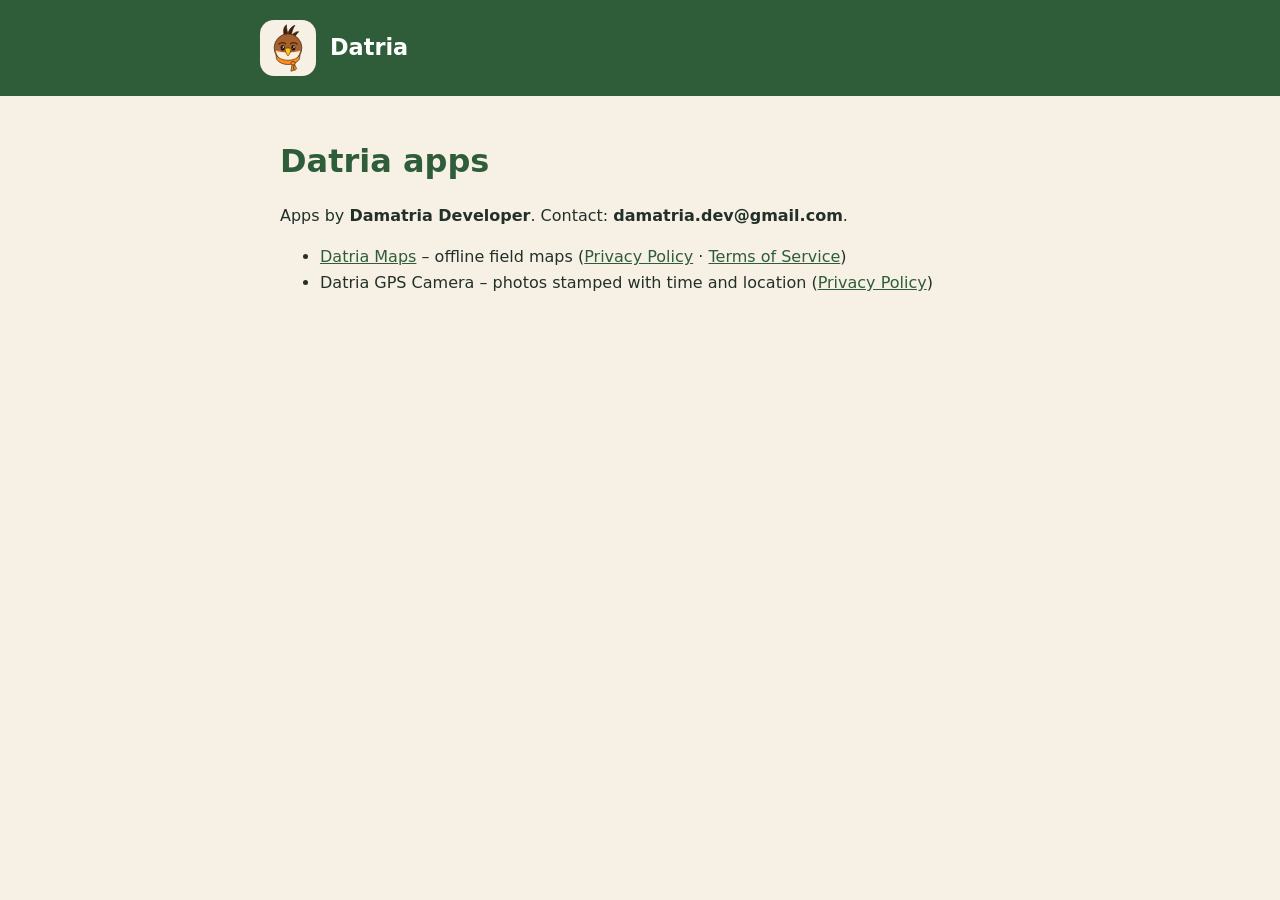
<file: index.html>
<!DOCTYPE html>
<html lang="en"><head><meta charset="utf-8"><meta name="viewport" content="width=device-width,initial-scale=1">
<title>Datria – Apps by Damatria Developer</title><link rel="stylesheet" href="maps/style.css"><link rel="icon" href="maps/mascot.svg"></head>
<body><header><div class="w"><img src="maps/mascot.svg" alt=""><b>Datria</b></div></header>
<main class="w"><h1>Datria apps</h1>
<p>Apps by <strong>Damatria Developer</strong>. Contact: <strong>damatria.dev@gmail.com</strong>.</p>
<ul><li><a href="maps/">Datria Maps</a> – offline field maps (<a href="maps/privacy/">Privacy Policy</a> · <a href="maps/terms/">Terms of Service</a>)</li>
<li>Datria GPS Camera – photos stamped with time and location (<a href="camera/privacy/">Privacy Policy</a>)</li></ul>
</main></body></html>
</file>
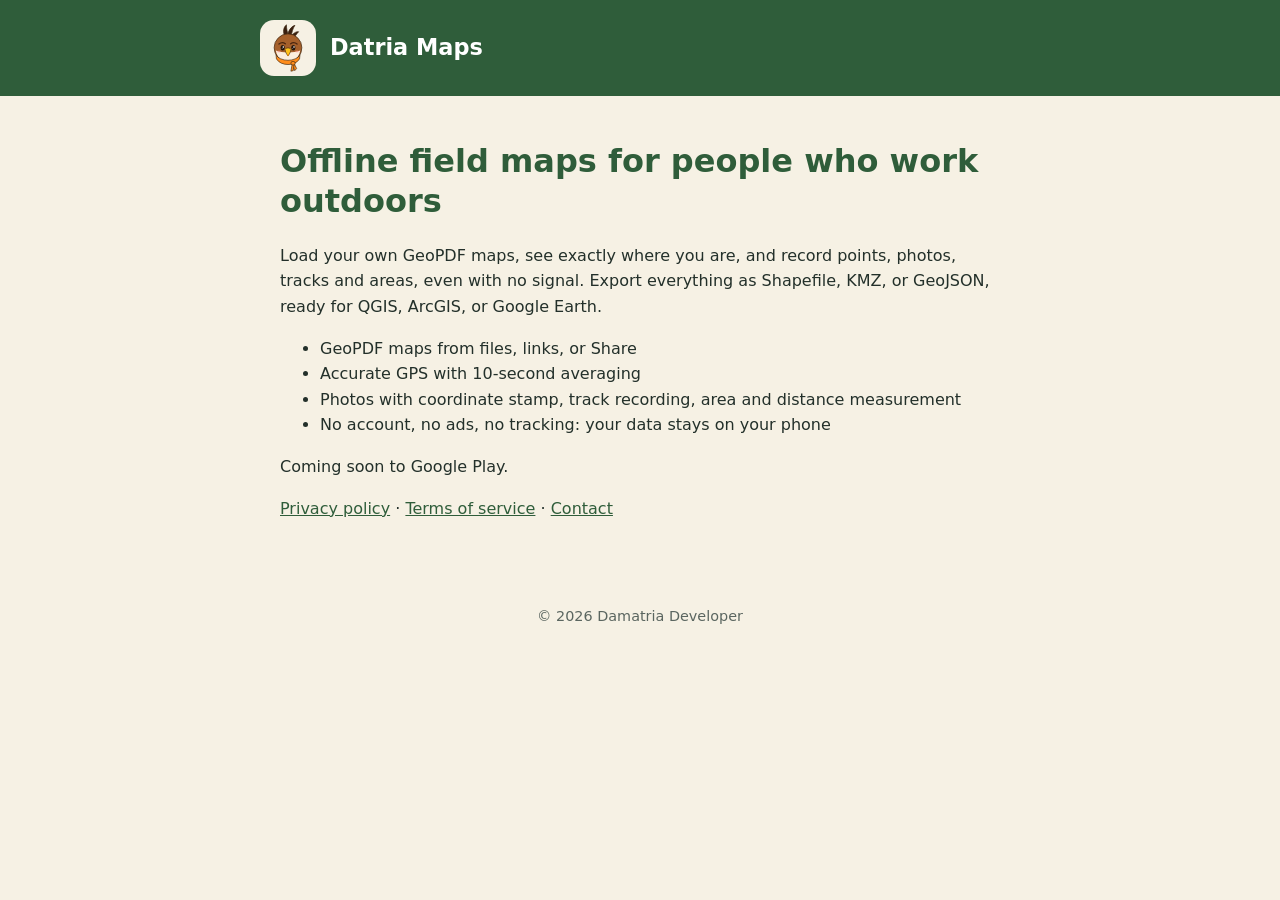
<file: maps/index.html>
<!DOCTYPE html>
<html lang="en"><head><meta charset="utf-8"><meta name="viewport" content="width=device-width,initial-scale=1">
<title>Datria Maps – Offline field maps</title><meta name="description" content="Datria Maps: offline GeoPDF maps, accurate GPS points with photos, tracks, and Shapefile/KMZ export.">
<link rel="stylesheet" href="style.css"><link rel="icon" href="mascot.svg"></head>
<body><header><div class="w"><img src="mascot.svg" alt=""><b>Datria Maps</b></div></header>
<main class="w">
<h1>Offline field maps for people who work outdoors</h1>
<p>Load your own GeoPDF maps, see exactly where you are, and record points, photos, tracks and areas, even with no signal. Export everything as Shapefile, KMZ, or GeoJSON, ready for QGIS, ArcGIS, or Google Earth.</p>
<ul><li>GeoPDF maps from files, links, or Share</li><li>Accurate GPS with 10-second averaging</li><li>Photos with coordinate stamp, track recording, area and distance measurement</li><li>No account, no ads, no tracking: your data stays on your phone</li></ul>
<p>Coming soon to Google Play.</p>
<p><a href="privacy/">Privacy policy</a> · <a href="terms/">Terms of service</a> · <a href="mailto:damatria.dev@gmail.com">Contact</a></p>
</main><footer>© 2026 Damatria Developer</footer></body></html>
</file>
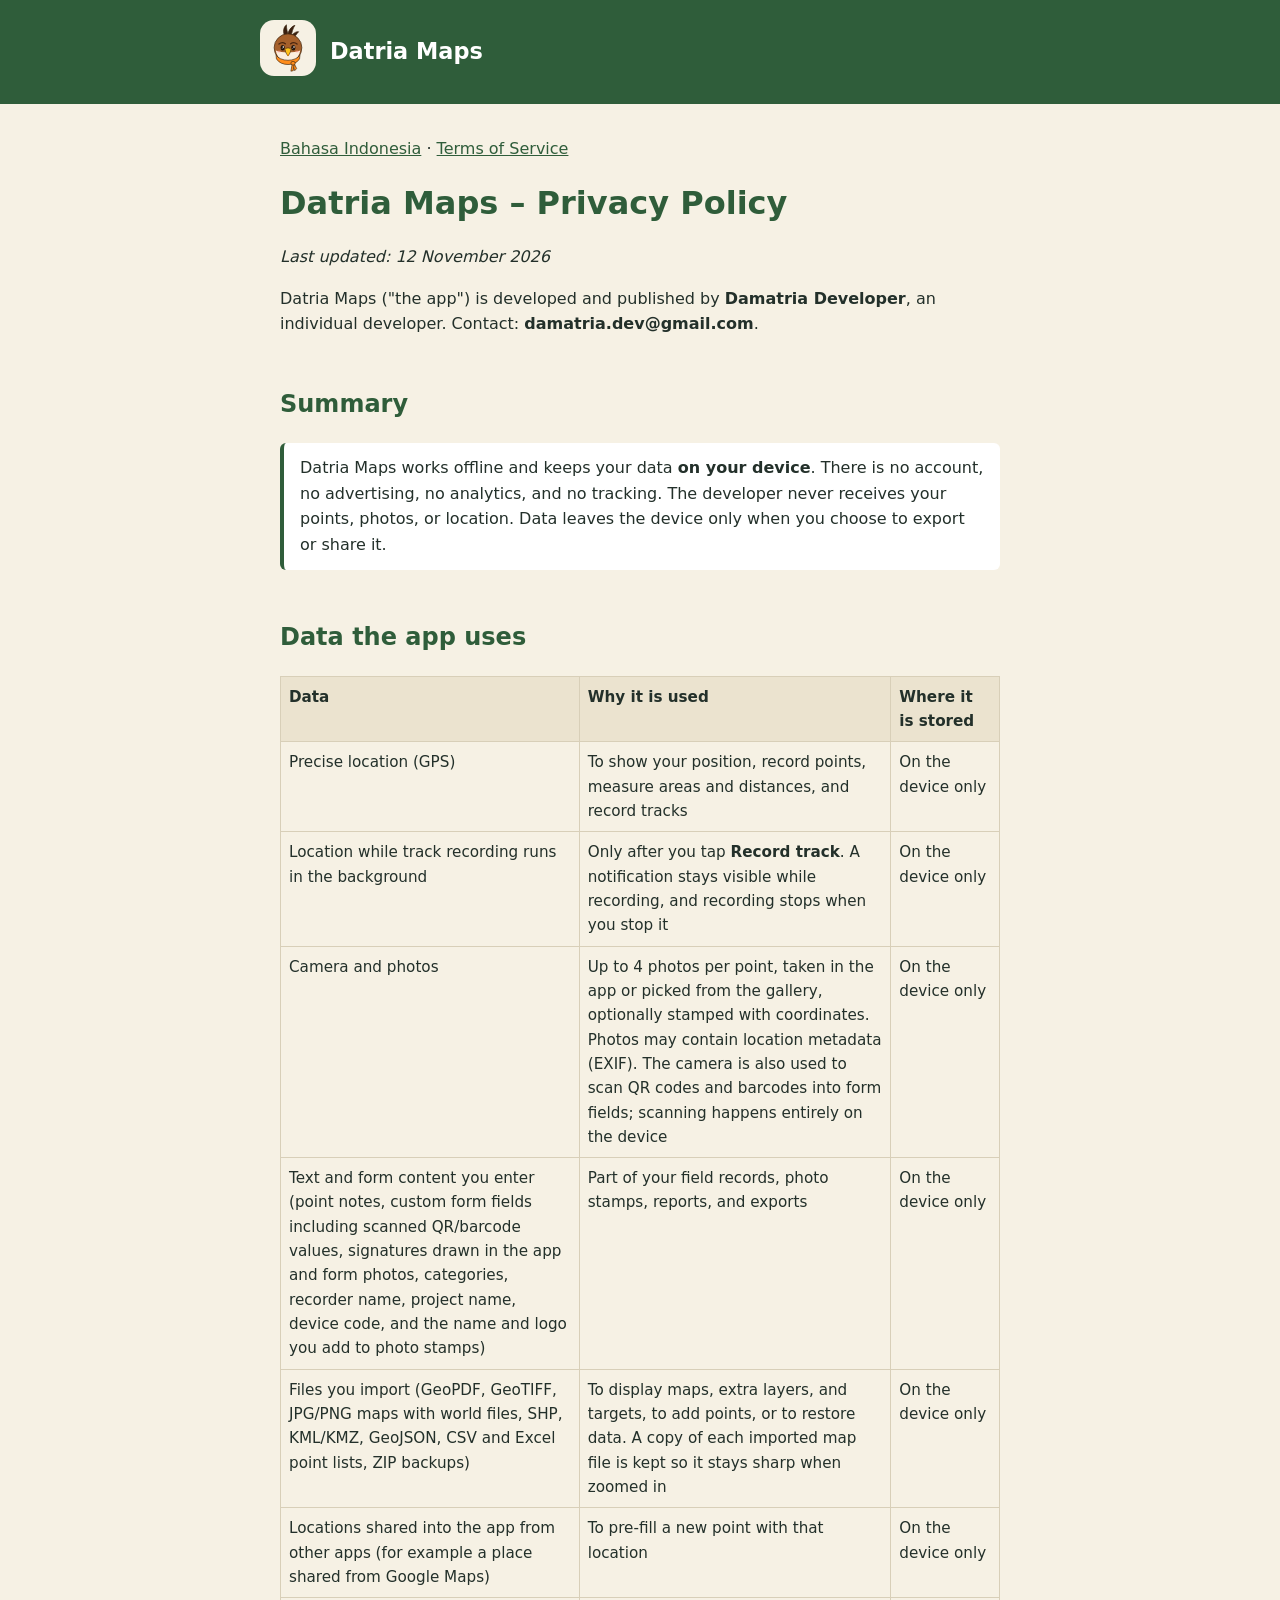
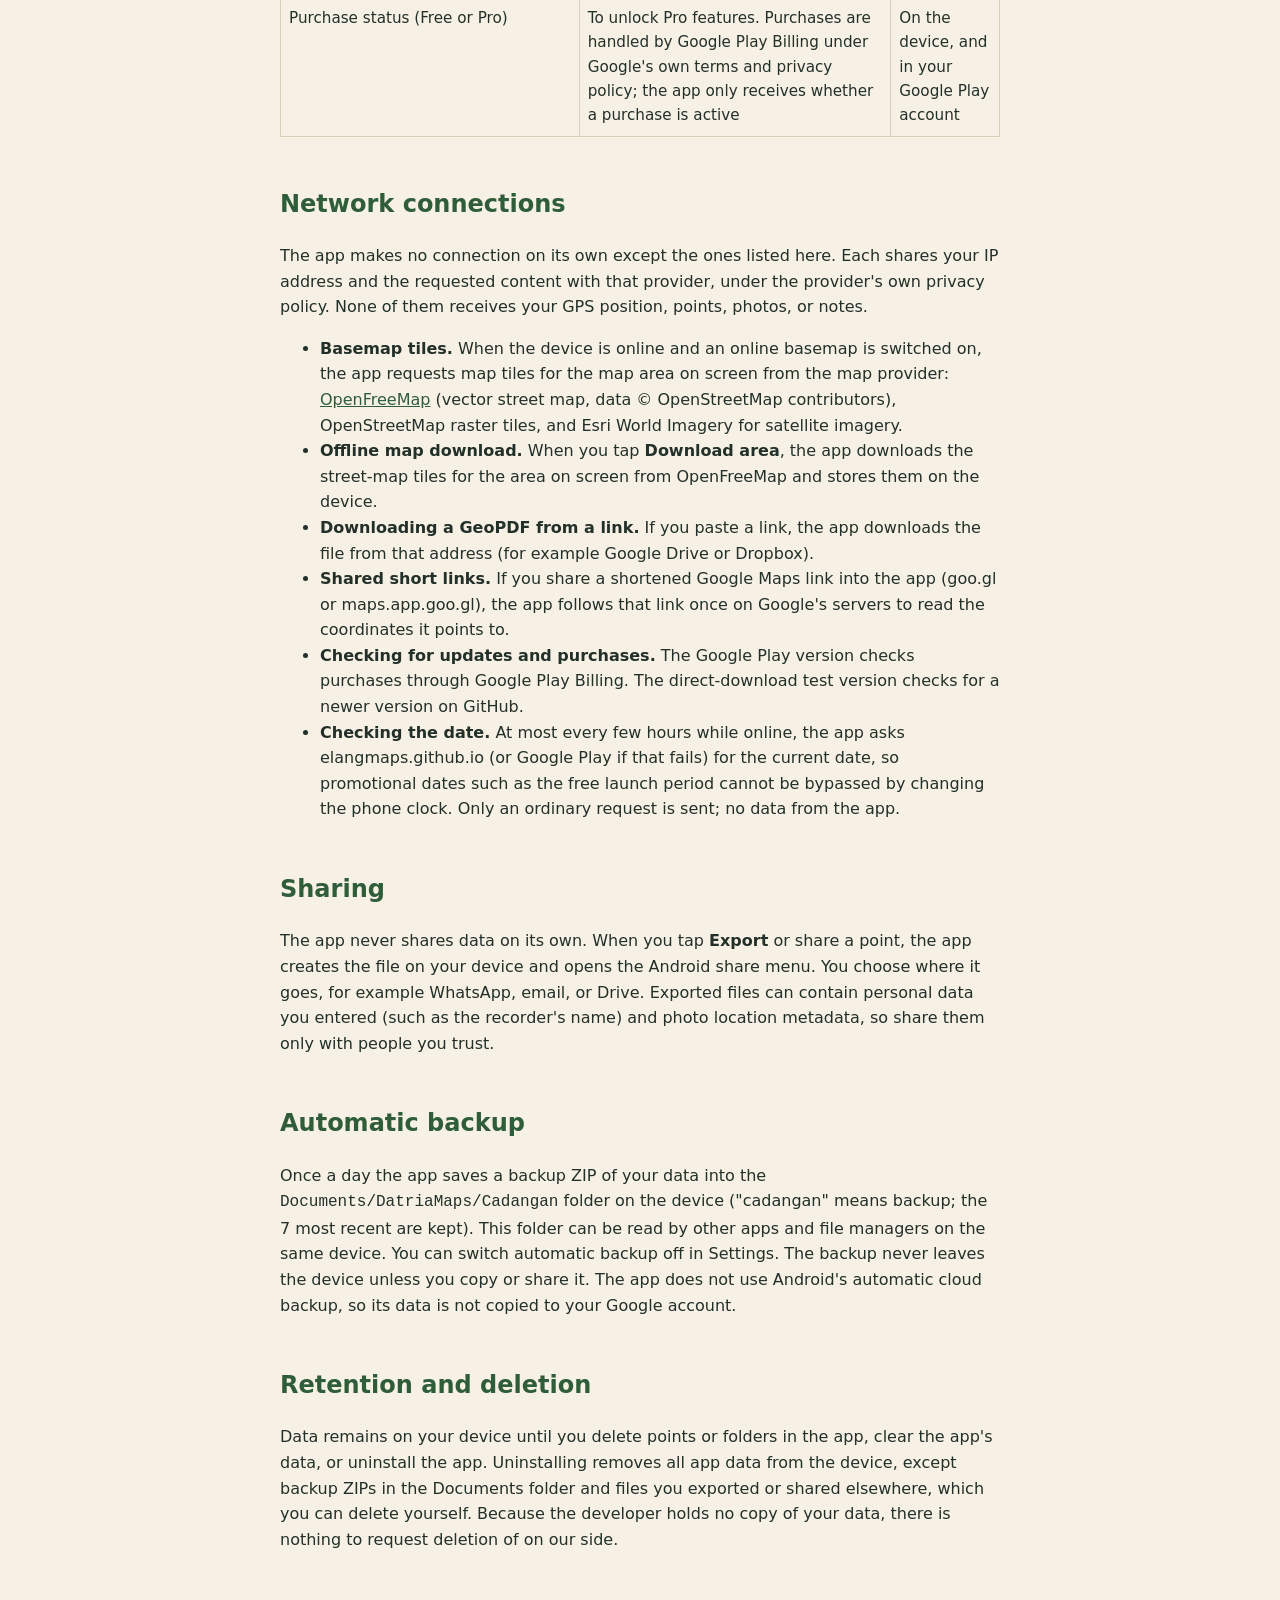
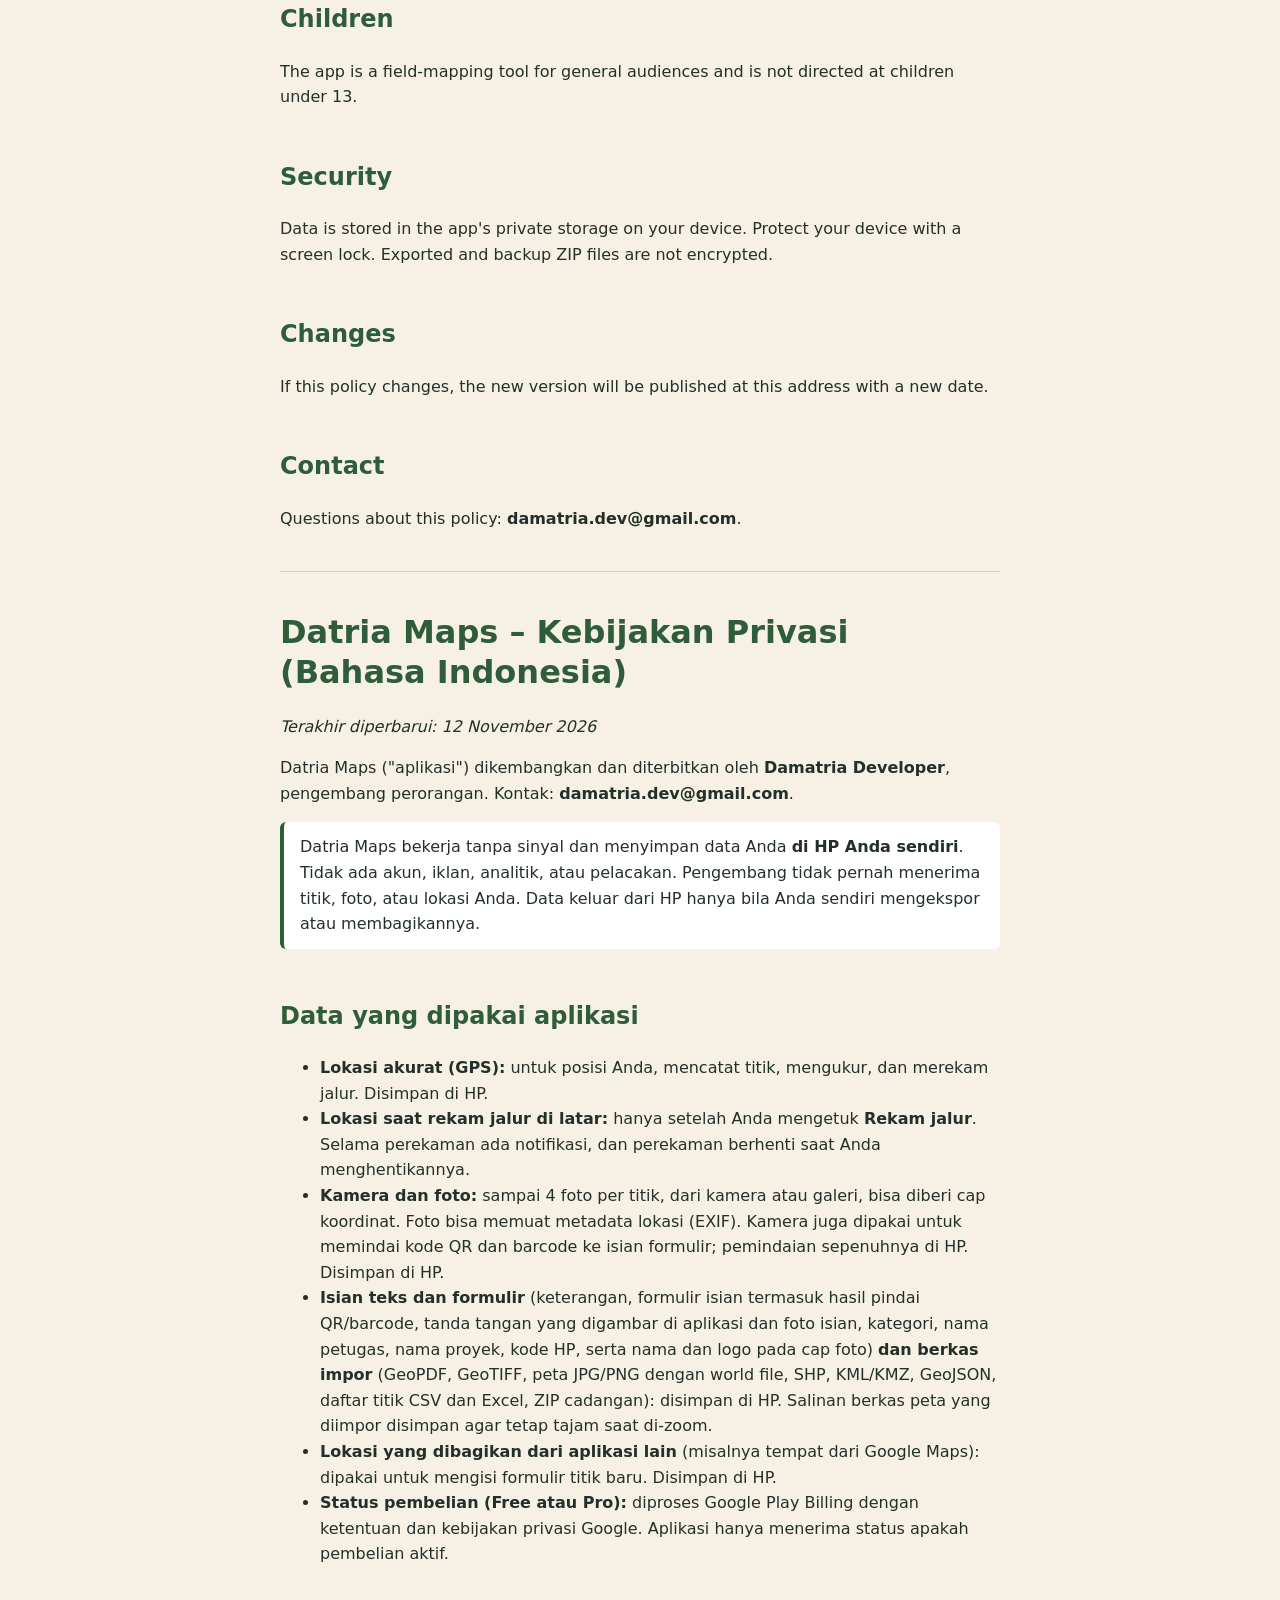
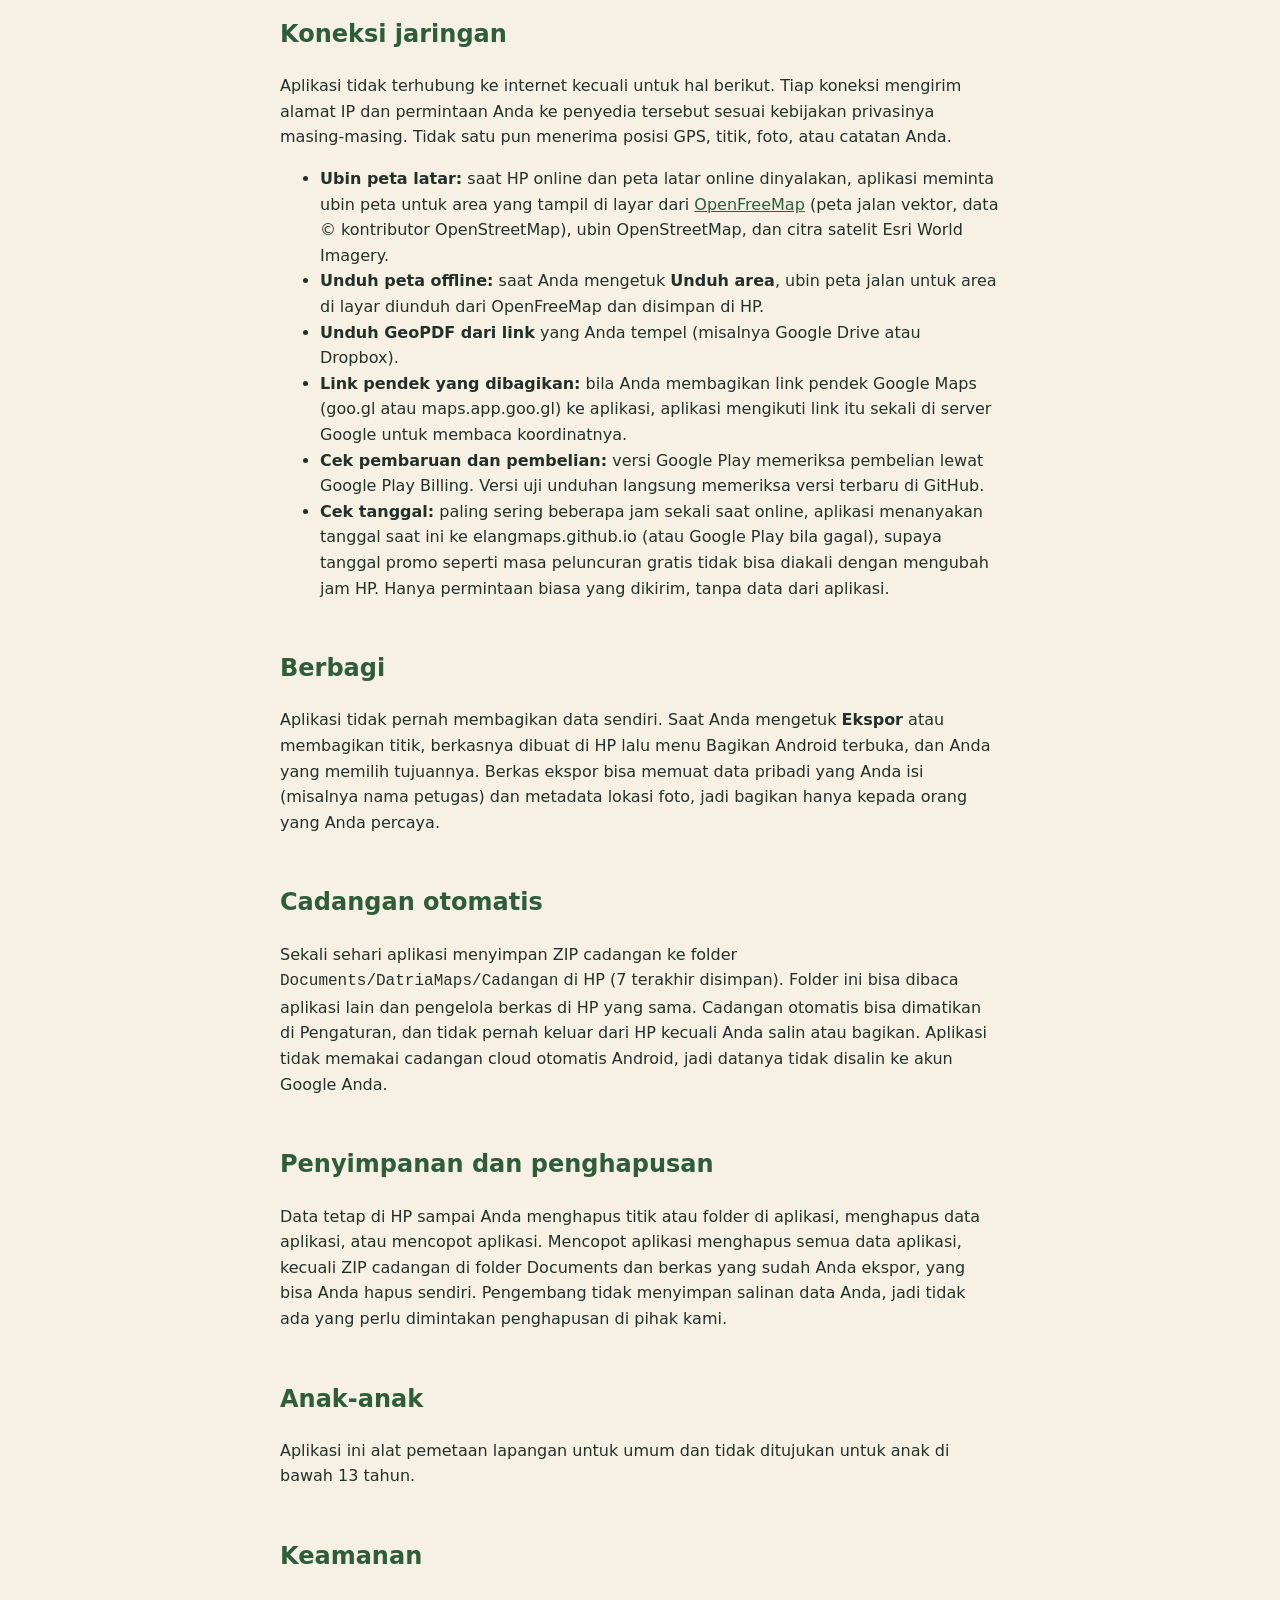
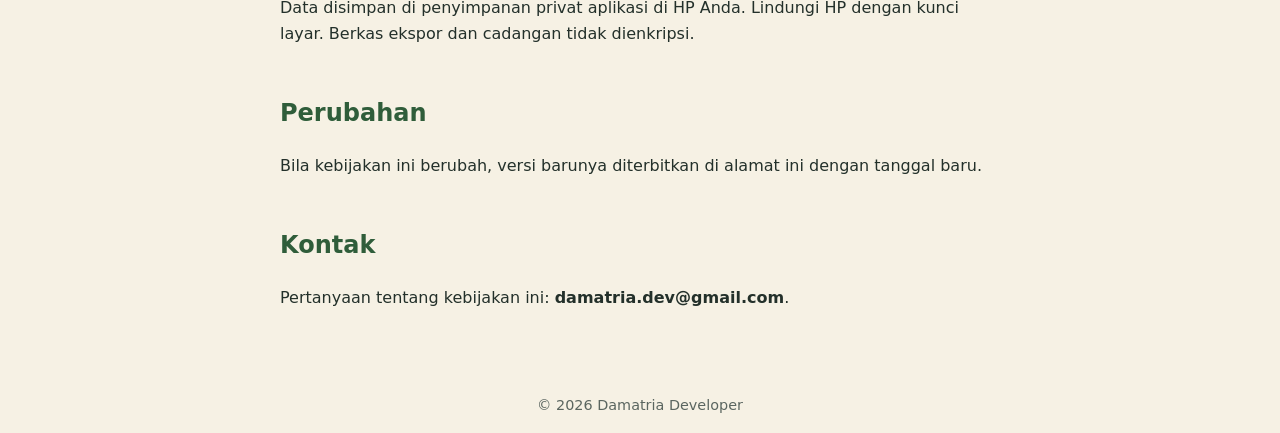
<file: privacy/index.html>
<!DOCTYPE html>
<html lang="en"><head><meta charset="utf-8"><meta name="viewport" content="width=device-width,initial-scale=1">
<title>Privacy Policy – Datria Maps</title><link rel="stylesheet" href="../style.css"><link rel="icon" href="../mascot.svg"></head>
<body><header><div class="w"><a href="../"><img src="../mascot.svg" alt=""></a><a href="../"><b>Datria Maps</b></a></div></header>
<main class="w"><nav class="lang"><a href="#id">Bahasa Indonesia</a> · <a href="../terms/">Terms of Service</a></nav>
<h1>Datria Maps – Privacy Policy</h1>
<p><em>Last updated: 12 November 2026</em></p>
<p>Datria Maps ("the app") is developed and published by <strong>Damatria Developer</strong>, an individual developer. Contact: <strong>damatria.dev@gmail.com</strong>.</p>
<h2>Summary</h2>
<p class="ringkas">Datria Maps works offline and keeps your data <strong>on your device</strong>. There is no account, no advertising, no analytics, and no tracking. The developer never receives your points, photos, or location. Data leaves the device only when you choose to export or share it.</p>
<h2>Data the app uses</h2>
<table>
<thead><tr><th>Data</th><th>Why it is used</th><th>Where it is stored</th></tr></thead>
<tbody>
<tr><td>Precise location (GPS)</td><td>To show your position, record points, measure areas and distances, and record tracks</td><td>On the device only</td></tr>
<tr><td>Location while track recording runs in the background</td><td>Only after you tap <strong>Record track</strong>. A notification stays visible while recording, and recording stops when you stop it</td><td>On the device only</td></tr>
<tr><td>Camera and photos</td><td>Up to 4 photos per point, taken in the app or picked from the gallery, optionally stamped with coordinates. Photos may contain location metadata (EXIF). The camera is also used to scan QR codes and barcodes into form fields; scanning happens entirely on the device</td><td>On the device only</td></tr>
<tr><td>Text and form content you enter (point notes, custom form fields including scanned QR/barcode values, signatures drawn in the app and form photos, categories, recorder name, project name, device code, and the name and logo you add to photo stamps)</td><td>Part of your field records, photo stamps, reports, and exports</td><td>On the device only</td></tr>
<tr><td>Files you import (GeoPDF, GeoTIFF, JPG/PNG maps with world files, SHP, KML/KMZ, GeoJSON, CSV and Excel point lists, ZIP backups)</td><td>To display maps, extra layers, and targets, to add points, or to restore data. A copy of each imported map file is kept so it stays sharp when zoomed in</td><td>On the device only</td></tr>
<tr><td>Locations shared into the app from other apps (for example a place shared from Google Maps)</td><td>To pre-fill a new point with that location</td><td>On the device only</td></tr>
<tr><td>Purchase status (Free or Pro)</td><td>To unlock Pro features. Purchases are handled by Google Play Billing under Google's own terms and privacy policy; the app only receives whether a purchase is active</td><td>On the device, and in your Google Play account</td></tr>
</tbody></table>
<h2>Network connections</h2>
<p>The app makes no connection on its own except the ones listed here. Each shares your IP address and the requested content with that provider, under the provider's own privacy policy. None of them receives your GPS position, points, photos, or notes.</p>
<ul>
<li><strong>Basemap tiles.</strong> When the device is online and an online basemap is switched on, the app requests map tiles for the map area on screen from the map provider: <a href="https://openfreemap.org">OpenFreeMap</a> (vector street map, data © OpenStreetMap contributors), OpenStreetMap raster tiles, and Esri World Imagery for satellite imagery.</li>
<li><strong>Offline map download.</strong> When you tap <strong>Download area</strong>, the app downloads the street-map tiles for the area on screen from OpenFreeMap and stores them on the device.</li>
<li><strong>Downloading a GeoPDF from a link.</strong> If you paste a link, the app downloads the file from that address (for example Google Drive or Dropbox).</li>
<li><strong>Shared short links.</strong> If you share a shortened Google Maps link into the app (goo.gl or maps.app.goo.gl), the app follows that link once on Google's servers to read the coordinates it points to.</li>
<li><strong>Checking for updates and purchases.</strong> The Google Play version checks purchases through Google Play Billing. The direct-download test version checks for a newer version on GitHub.</li>
<li><strong>Checking the date.</strong> At most every few hours while online, the app asks elangmaps.github.io (or Google Play if that fails) for the current date, so promotional dates such as the free launch period cannot be bypassed by changing the phone clock. Only an ordinary request is sent; no data from the app.</li>
</ul>
<h2>Sharing</h2>
<p>The app never shares data on its own. When you tap <strong>Export</strong> or share a point, the app creates the file on your device and opens the Android share menu. You choose where it goes, for example WhatsApp, email, or Drive. Exported files can contain personal data you entered (such as the recorder's name) and photo location metadata, so share them only with people you trust.</p>
<h2>Automatic backup</h2>
<p>Once a day the app saves a backup ZIP of your data into the <code>Documents/DatriaMaps/Cadangan</code> folder on the device ("cadangan" means backup; the 7 most recent are kept). This folder can be read by other apps and file managers on the same device. You can switch automatic backup off in Settings. The backup never leaves the device unless you copy or share it. The app does not use Android's automatic cloud backup, so its data is not copied to your Google account.</p>
<h2>Retention and deletion</h2>
<p>Data remains on your device until you delete points or folders in the app, clear the app's data, or uninstall the app. Uninstalling removes all app data from the device, except backup ZIPs in the Documents folder and files you exported or shared elsewhere, which you can delete yourself. Because the developer holds no copy of your data, there is nothing to request deletion of on our side.</p>
<h2>Children</h2>
<p>The app is a field-mapping tool for general audiences and is not directed at children under 13.</p>
<h2>Security</h2>
<p>Data is stored in the app's private storage on your device. Protect your device with a screen lock. Exported and backup ZIP files are not encrypted.</p>
<h2>Changes</h2>
<p>If this policy changes, the new version will be published at this address with a new date.</p>
<h2>Contact</h2>
<p>Questions about this policy: <strong>damatria.dev@gmail.com</strong>.</p>

<hr><div id="id" lang="id"><h1>Datria Maps – Kebijakan Privasi (Bahasa Indonesia)</h1>
<p><em>Terakhir diperbarui: 12 November 2026</em></p>
<p>Datria Maps ("aplikasi") dikembangkan dan diterbitkan oleh <strong>Damatria Developer</strong>, pengembang perorangan. Kontak: <strong>damatria.dev@gmail.com</strong>.</p>
<p class="ringkas">Datria Maps bekerja tanpa sinyal dan menyimpan data Anda <strong>di HP Anda sendiri</strong>. Tidak ada akun, iklan, analitik, atau pelacakan. Pengembang tidak pernah menerima titik, foto, atau lokasi Anda. Data keluar dari HP hanya bila Anda sendiri mengekspor atau membagikannya.</p>
<h2>Data yang dipakai aplikasi</h2>
<ul>
<li><strong>Lokasi akurat (GPS):</strong> untuk posisi Anda, mencatat titik, mengukur, dan merekam jalur. Disimpan di HP.</li>
<li><strong>Lokasi saat rekam jalur di latar:</strong> hanya setelah Anda mengetuk <strong>Rekam jalur</strong>. Selama perekaman ada notifikasi, dan perekaman berhenti saat Anda menghentikannya.</li>
<li><strong>Kamera dan foto:</strong> sampai 4 foto per titik, dari kamera atau galeri, bisa diberi cap koordinat. Foto bisa memuat metadata lokasi (EXIF). Kamera juga dipakai untuk memindai kode QR dan barcode ke isian formulir; pemindaian sepenuhnya di HP. Disimpan di HP.</li>
<li><strong>Isian teks dan formulir</strong> (keterangan, formulir isian termasuk hasil pindai QR/barcode, tanda tangan yang digambar di aplikasi dan foto isian, kategori, nama petugas, nama proyek, kode HP, serta nama dan logo pada cap foto) <strong>dan berkas impor</strong> (GeoPDF, GeoTIFF, peta JPG/PNG dengan world file, SHP, KML/KMZ, GeoJSON, daftar titik CSV dan Excel, ZIP cadangan): disimpan di HP. Salinan berkas peta yang diimpor disimpan agar tetap tajam saat di-zoom.</li>
<li><strong>Lokasi yang dibagikan dari aplikasi lain</strong> (misalnya tempat dari Google Maps): dipakai untuk mengisi formulir titik baru. Disimpan di HP.</li>
<li><strong>Status pembelian (Free atau Pro):</strong> diproses Google Play Billing dengan ketentuan dan kebijakan privasi Google. Aplikasi hanya menerima status apakah pembelian aktif.</li>
</ul>
<h2>Koneksi jaringan</h2>
<p>Aplikasi tidak terhubung ke internet kecuali untuk hal berikut. Tiap koneksi mengirim alamat IP dan permintaan Anda ke penyedia tersebut sesuai kebijakan privasinya masing-masing. Tidak satu pun menerima posisi GPS, titik, foto, atau catatan Anda.</p>
<ul>
<li><strong>Ubin peta latar:</strong> saat HP online dan peta latar online dinyalakan, aplikasi meminta ubin peta untuk area yang tampil di layar dari <a href="https://openfreemap.org">OpenFreeMap</a> (peta jalan vektor, data © kontributor OpenStreetMap), ubin OpenStreetMap, dan citra satelit Esri World Imagery.</li>
<li><strong>Unduh peta offline:</strong> saat Anda mengetuk <strong>Unduh area</strong>, ubin peta jalan untuk area di layar diunduh dari OpenFreeMap dan disimpan di HP.</li>
<li><strong>Unduh GeoPDF dari link</strong> yang Anda tempel (misalnya Google Drive atau Dropbox).</li>
<li><strong>Link pendek yang dibagikan:</strong> bila Anda membagikan link pendek Google Maps (goo.gl atau maps.app.goo.gl) ke aplikasi, aplikasi mengikuti link itu sekali di server Google untuk membaca koordinatnya.</li>
<li><strong>Cek pembaruan dan pembelian:</strong> versi Google Play memeriksa pembelian lewat Google Play Billing. Versi uji unduhan langsung memeriksa versi terbaru di GitHub.</li>
<li><strong>Cek tanggal:</strong> paling sering beberapa jam sekali saat online, aplikasi menanyakan tanggal saat ini ke elangmaps.github.io (atau Google Play bila gagal), supaya tanggal promo seperti masa peluncuran gratis tidak bisa diakali dengan mengubah jam HP. Hanya permintaan biasa yang dikirim, tanpa data dari aplikasi.</li>
</ul>
<h2>Berbagi</h2>
<p>Aplikasi tidak pernah membagikan data sendiri. Saat Anda mengetuk <strong>Ekspor</strong> atau membagikan titik, berkasnya dibuat di HP lalu menu Bagikan Android terbuka, dan Anda yang memilih tujuannya. Berkas ekspor bisa memuat data pribadi yang Anda isi (misalnya nama petugas) dan metadata lokasi foto, jadi bagikan hanya kepada orang yang Anda percaya.</p>
<h2>Cadangan otomatis</h2>
<p>Sekali sehari aplikasi menyimpan ZIP cadangan ke folder <code>Documents/DatriaMaps/Cadangan</code> di HP (7 terakhir disimpan). Folder ini bisa dibaca aplikasi lain dan pengelola berkas di HP yang sama. Cadangan otomatis bisa dimatikan di Pengaturan, dan tidak pernah keluar dari HP kecuali Anda salin atau bagikan. Aplikasi tidak memakai cadangan cloud otomatis Android, jadi datanya tidak disalin ke akun Google Anda.</p>
<h2>Penyimpanan dan penghapusan</h2>
<p>Data tetap di HP sampai Anda menghapus titik atau folder di aplikasi, menghapus data aplikasi, atau mencopot aplikasi. Mencopot aplikasi menghapus semua data aplikasi, kecuali ZIP cadangan di folder Documents dan berkas yang sudah Anda ekspor, yang bisa Anda hapus sendiri. Pengembang tidak menyimpan salinan data Anda, jadi tidak ada yang perlu dimintakan penghapusan di pihak kami.</p>
<h2>Anak-anak</h2>
<p>Aplikasi ini alat pemetaan lapangan untuk umum dan tidak ditujukan untuk anak di bawah 13 tahun.</p>
<h2>Keamanan</h2>
<p>Data disimpan di penyimpanan privat aplikasi di HP Anda. Lindungi HP dengan kunci layar. Berkas ekspor dan cadangan tidak dienkripsi.</p>
<h2>Perubahan</h2>
<p>Bila kebijakan ini berubah, versi barunya diterbitkan di alamat ini dengan tanggal baru.</p>
<h2>Kontak</h2>
<p>Pertanyaan tentang kebijakan ini: <strong>damatria.dev@gmail.com</strong>.</p>
</div>
</main><footer>© 2026 Damatria Developer</footer></body></html>
</file>
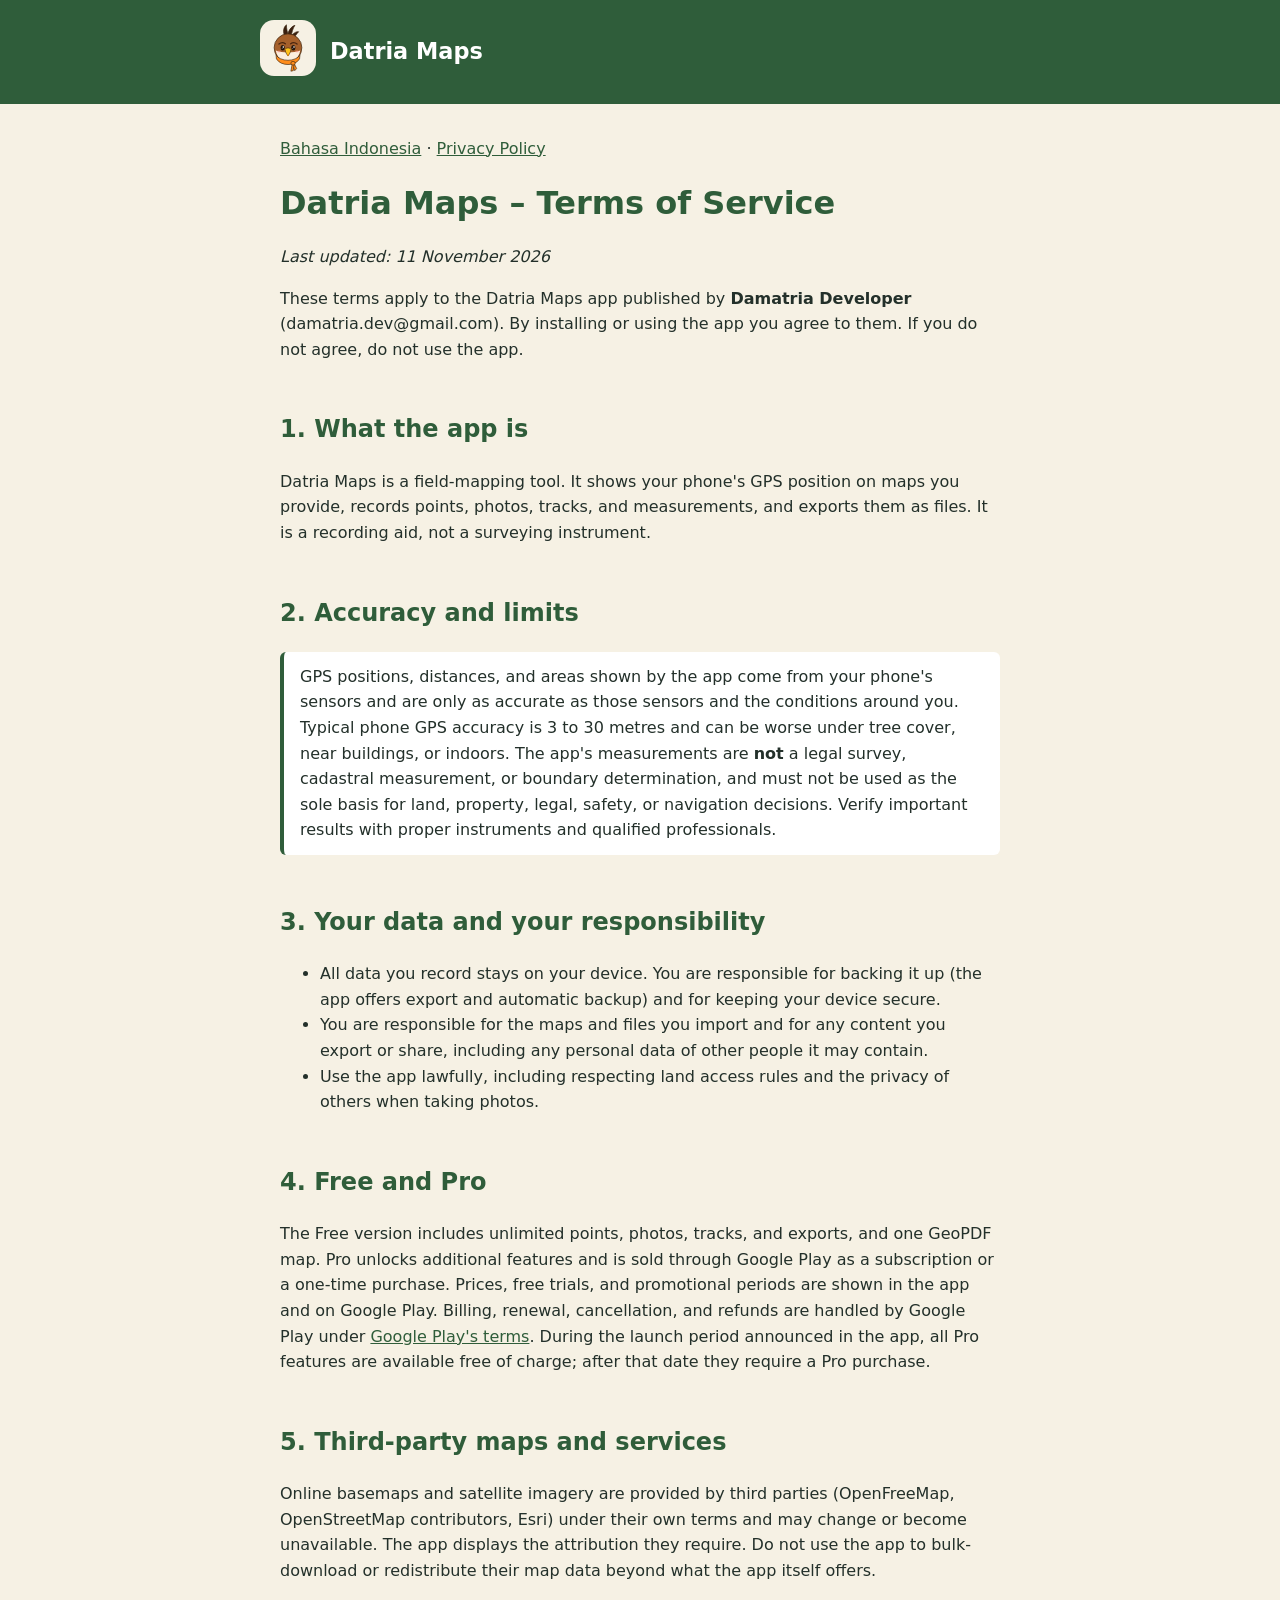
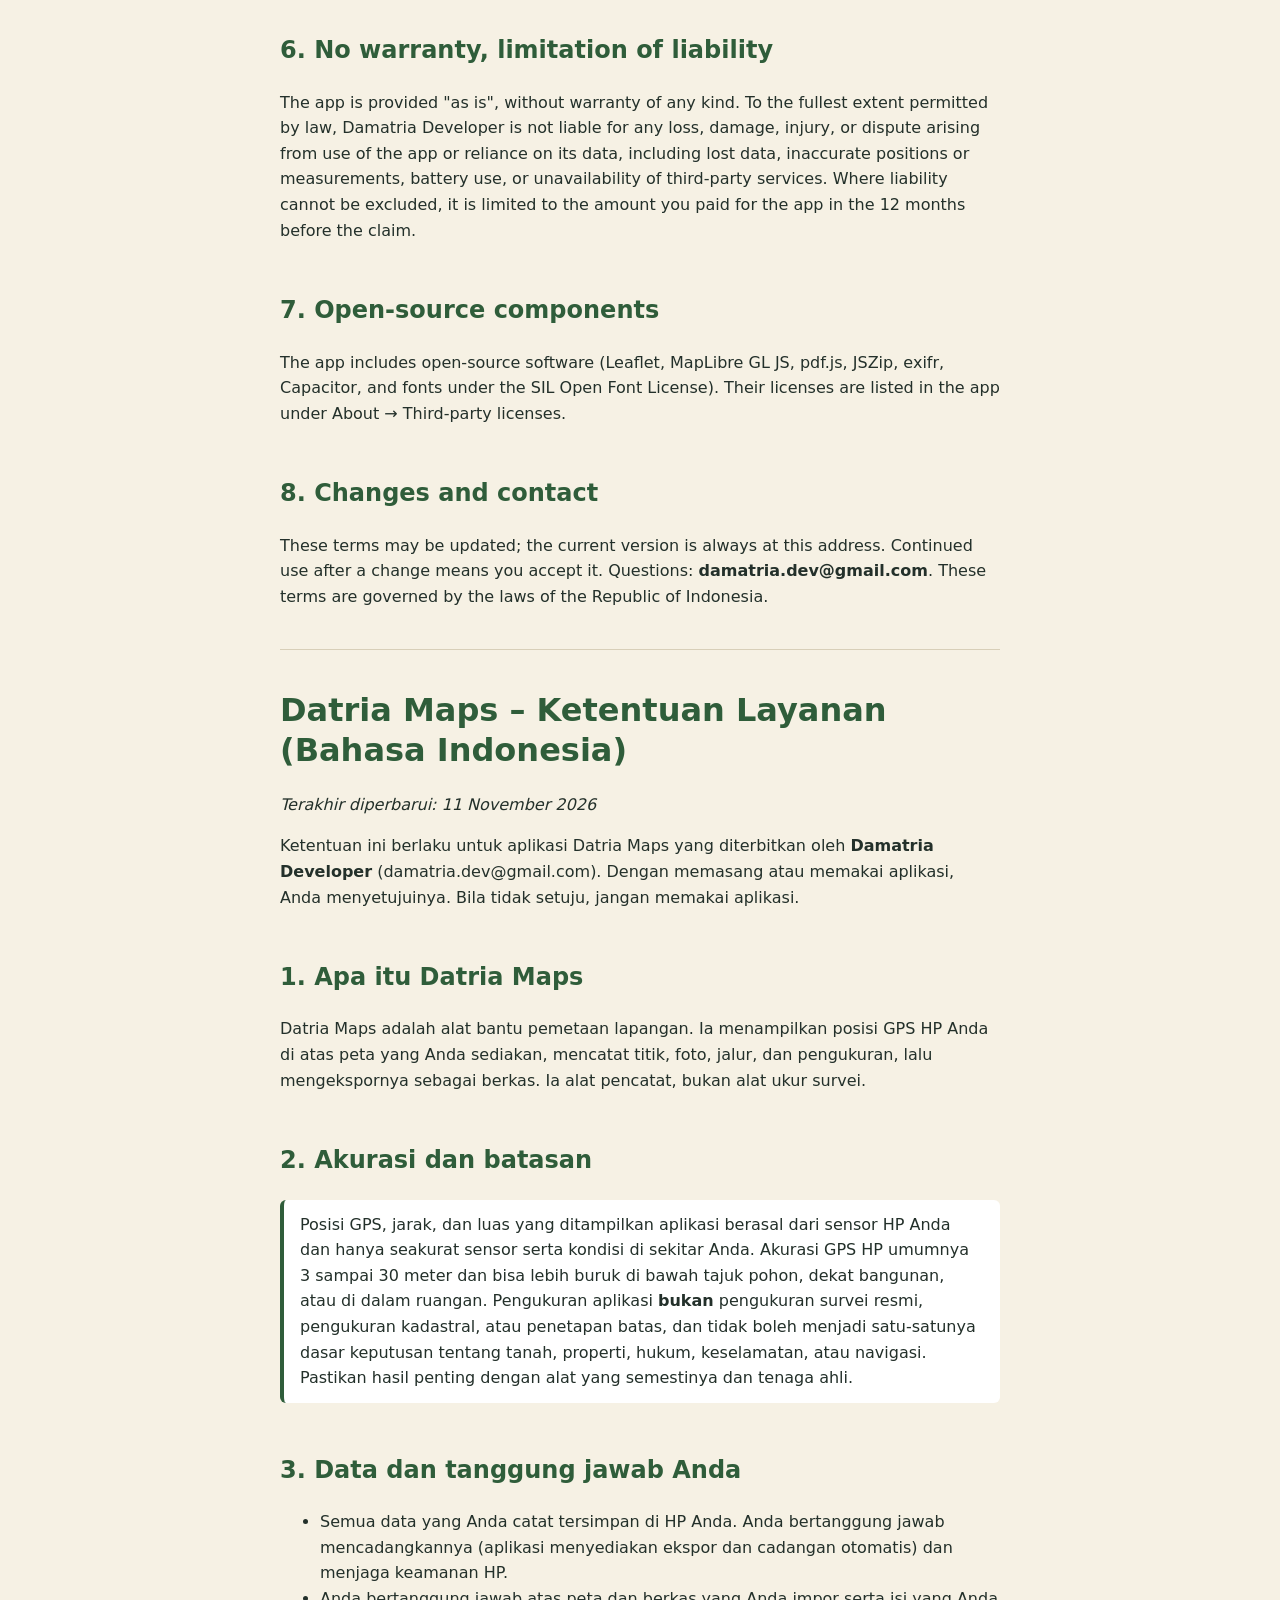
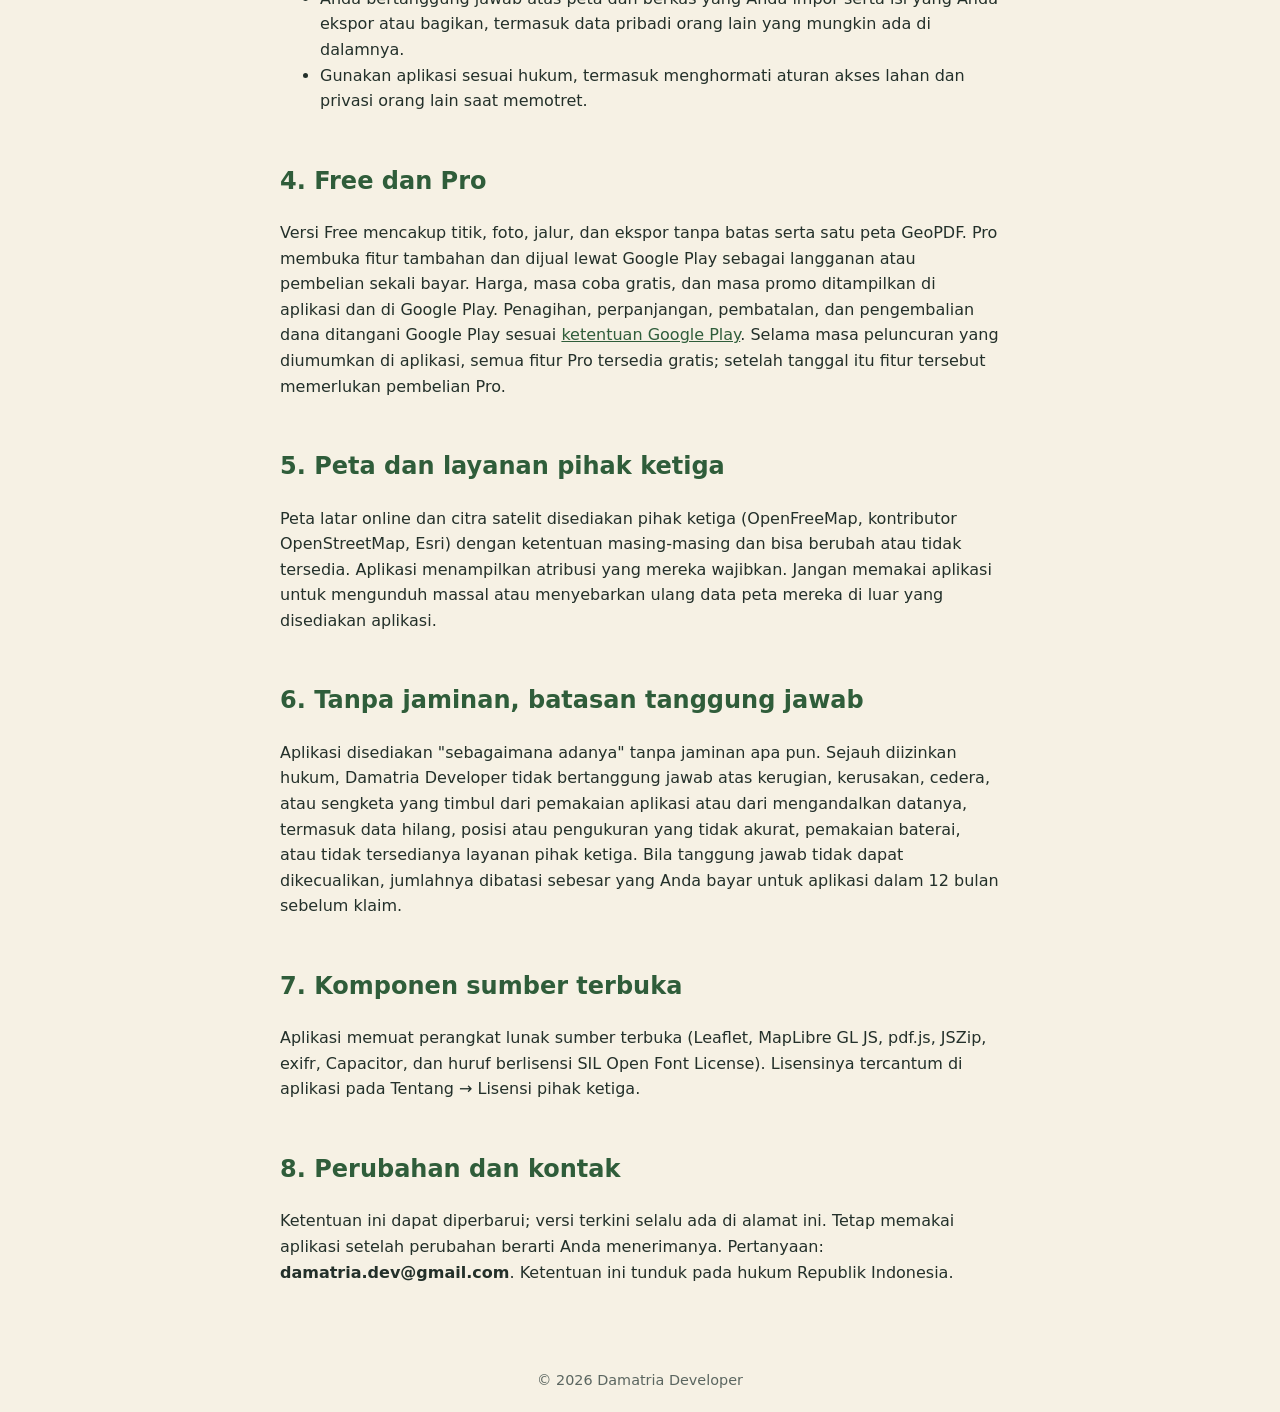
<file: terms/index.html>
<!DOCTYPE html>
<html lang="en"><head><meta charset="utf-8"><meta name="viewport" content="width=device-width,initial-scale=1">
<title>Terms of Service – Datria Maps</title><link rel="stylesheet" href="../style.css"><link rel="icon" href="../mascot.svg"></head>
<body><header><div class="w"><a href="../"><img src="../mascot.svg" alt=""></a><a href="../"><b>Datria Maps</b></a></div></header>
<main class="w"><nav class="lang"><a href="#id">Bahasa Indonesia</a> · <a href="../privacy/">Privacy Policy</a></nav>
<h1>Datria Maps – Terms of Service</h1>
<p><em>Last updated: 11 November 2026</em></p>
<p>These terms apply to the Datria Maps app published by <strong>Damatria Developer</strong> (damatria.dev@gmail.com). By installing or using the app you agree to them. If you do not agree, do not use the app.</p>
<h2>1. What the app is</h2>
<p>Datria Maps is a field-mapping tool. It shows your phone's GPS position on maps you provide, records points, photos, tracks, and measurements, and exports them as files. It is a recording aid, not a surveying instrument.</p>
<h2>2. Accuracy and limits</h2>
<p class="ringkas">GPS positions, distances, and areas shown by the app come from your phone's sensors and are only as accurate as those sensors and the conditions around you. Typical phone GPS accuracy is 3 to 30 metres and can be worse under tree cover, near buildings, or indoors. The app's measurements are <strong>not</strong> a legal survey, cadastral measurement, or boundary determination, and must not be used as the sole basis for land, property, legal, safety, or navigation decisions. Verify important results with proper instruments and qualified professionals.</p>
<h2>3. Your data and your responsibility</h2>
<ul>
<li>All data you record stays on your device. You are responsible for backing it up (the app offers export and automatic backup) and for keeping your device secure.</li>
<li>You are responsible for the maps and files you import and for any content you export or share, including any personal data of other people it may contain.</li>
<li>Use the app lawfully, including respecting land access rules and the privacy of others when taking photos.</li>
</ul>
<h2>4. Free and Pro</h2>
<p>The Free version includes unlimited points, photos, tracks, and exports, and one GeoPDF map. Pro unlocks additional features and is sold through Google Play as a subscription or a one-time purchase. Prices, free trials, and promotional periods are shown in the app and on Google Play. Billing, renewal, cancellation, and refunds are handled by Google Play under <a href="https://play.google.com/about/play-terms/">Google Play's terms</a>. During the launch period announced in the app, all Pro features are available free of charge; after that date they require a Pro purchase.</p>
<h2>5. Third-party maps and services</h2>
<p>Online basemaps and satellite imagery are provided by third parties (OpenFreeMap, OpenStreetMap contributors, Esri) under their own terms and may change or become unavailable. The app displays the attribution they require. Do not use the app to bulk-download or redistribute their map data beyond what the app itself offers.</p>
<h2>6. No warranty, limitation of liability</h2>
<p>The app is provided "as is", without warranty of any kind. To the fullest extent permitted by law, Damatria Developer is not liable for any loss, damage, injury, or dispute arising from use of the app or reliance on its data, including lost data, inaccurate positions or measurements, battery use, or unavailability of third-party services. Where liability cannot be excluded, it is limited to the amount you paid for the app in the 12 months before the claim.</p>
<h2>7. Open-source components</h2>
<p>The app includes open-source software (Leaflet, MapLibre GL JS, pdf.js, JSZip, exifr, Capacitor, and fonts under the SIL Open Font License). Their licenses are listed in the app under About → Third-party licenses.</p>
<h2>8. Changes and contact</h2>
<p>These terms may be updated; the current version is always at this address. Continued use after a change means you accept it. Questions: <strong>damatria.dev@gmail.com</strong>. These terms are governed by the laws of the Republic of Indonesia.</p>

<hr><div id="id" lang="id"><h1>Datria Maps – Ketentuan Layanan (Bahasa Indonesia)</h1>
<p><em>Terakhir diperbarui: 11 November 2026</em></p>
<p>Ketentuan ini berlaku untuk aplikasi Datria Maps yang diterbitkan oleh <strong>Damatria Developer</strong> (damatria.dev@gmail.com). Dengan memasang atau memakai aplikasi, Anda menyetujuinya. Bila tidak setuju, jangan memakai aplikasi.</p>
<h2>1. Apa itu Datria Maps</h2>
<p>Datria Maps adalah alat bantu pemetaan lapangan. Ia menampilkan posisi GPS HP Anda di atas peta yang Anda sediakan, mencatat titik, foto, jalur, dan pengukuran, lalu mengekspornya sebagai berkas. Ia alat pencatat, bukan alat ukur survei.</p>
<h2>2. Akurasi dan batasan</h2>
<p class="ringkas">Posisi GPS, jarak, dan luas yang ditampilkan aplikasi berasal dari sensor HP Anda dan hanya seakurat sensor serta kondisi di sekitar Anda. Akurasi GPS HP umumnya 3 sampai 30 meter dan bisa lebih buruk di bawah tajuk pohon, dekat bangunan, atau di dalam ruangan. Pengukuran aplikasi <strong>bukan</strong> pengukuran survei resmi, pengukuran kadastral, atau penetapan batas, dan tidak boleh menjadi satu-satunya dasar keputusan tentang tanah, properti, hukum, keselamatan, atau navigasi. Pastikan hasil penting dengan alat yang semestinya dan tenaga ahli.</p>
<h2>3. Data dan tanggung jawab Anda</h2>
<ul>
<li>Semua data yang Anda catat tersimpan di HP Anda. Anda bertanggung jawab mencadangkannya (aplikasi menyediakan ekspor dan cadangan otomatis) dan menjaga keamanan HP.</li>
<li>Anda bertanggung jawab atas peta dan berkas yang Anda impor serta isi yang Anda ekspor atau bagikan, termasuk data pribadi orang lain yang mungkin ada di dalamnya.</li>
<li>Gunakan aplikasi sesuai hukum, termasuk menghormati aturan akses lahan dan privasi orang lain saat memotret.</li>
</ul>
<h2>4. Free dan Pro</h2>
<p>Versi Free mencakup titik, foto, jalur, dan ekspor tanpa batas serta satu peta GeoPDF. Pro membuka fitur tambahan dan dijual lewat Google Play sebagai langganan atau pembelian sekali bayar. Harga, masa coba gratis, dan masa promo ditampilkan di aplikasi dan di Google Play. Penagihan, perpanjangan, pembatalan, dan pengembalian dana ditangani Google Play sesuai <a href="https://play.google.com/about/play-terms/">ketentuan Google Play</a>. Selama masa peluncuran yang diumumkan di aplikasi, semua fitur Pro tersedia gratis; setelah tanggal itu fitur tersebut memerlukan pembelian Pro.</p>
<h2>5. Peta dan layanan pihak ketiga</h2>
<p>Peta latar online dan citra satelit disediakan pihak ketiga (OpenFreeMap, kontributor OpenStreetMap, Esri) dengan ketentuan masing-masing dan bisa berubah atau tidak tersedia. Aplikasi menampilkan atribusi yang mereka wajibkan. Jangan memakai aplikasi untuk mengunduh massal atau menyebarkan ulang data peta mereka di luar yang disediakan aplikasi.</p>
<h2>6. Tanpa jaminan, batasan tanggung jawab</h2>
<p>Aplikasi disediakan "sebagaimana adanya" tanpa jaminan apa pun. Sejauh diizinkan hukum, Damatria Developer tidak bertanggung jawab atas kerugian, kerusakan, cedera, atau sengketa yang timbul dari pemakaian aplikasi atau dari mengandalkan datanya, termasuk data hilang, posisi atau pengukuran yang tidak akurat, pemakaian baterai, atau tidak tersedianya layanan pihak ketiga. Bila tanggung jawab tidak dapat dikecualikan, jumlahnya dibatasi sebesar yang Anda bayar untuk aplikasi dalam 12 bulan sebelum klaim.</p>
<h2>7. Komponen sumber terbuka</h2>
<p>Aplikasi memuat perangkat lunak sumber terbuka (Leaflet, MapLibre GL JS, pdf.js, JSZip, exifr, Capacitor, dan huruf berlisensi SIL Open Font License). Lisensinya tercantum di aplikasi pada Tentang → Lisensi pihak ketiga.</p>
<h2>8. Perubahan dan kontak</h2>
<p>Ketentuan ini dapat diperbarui; versi terkini selalu ada di alamat ini. Tetap memakai aplikasi setelah perubahan berarti Anda menerimanya. Pertanyaan: <strong>damatria.dev@gmail.com</strong>. Ketentuan ini tunduk pada hukum Republik Indonesia.</p>
</div>
</main><footer>© 2026 Damatria Developer</footer></body></html>
</file>
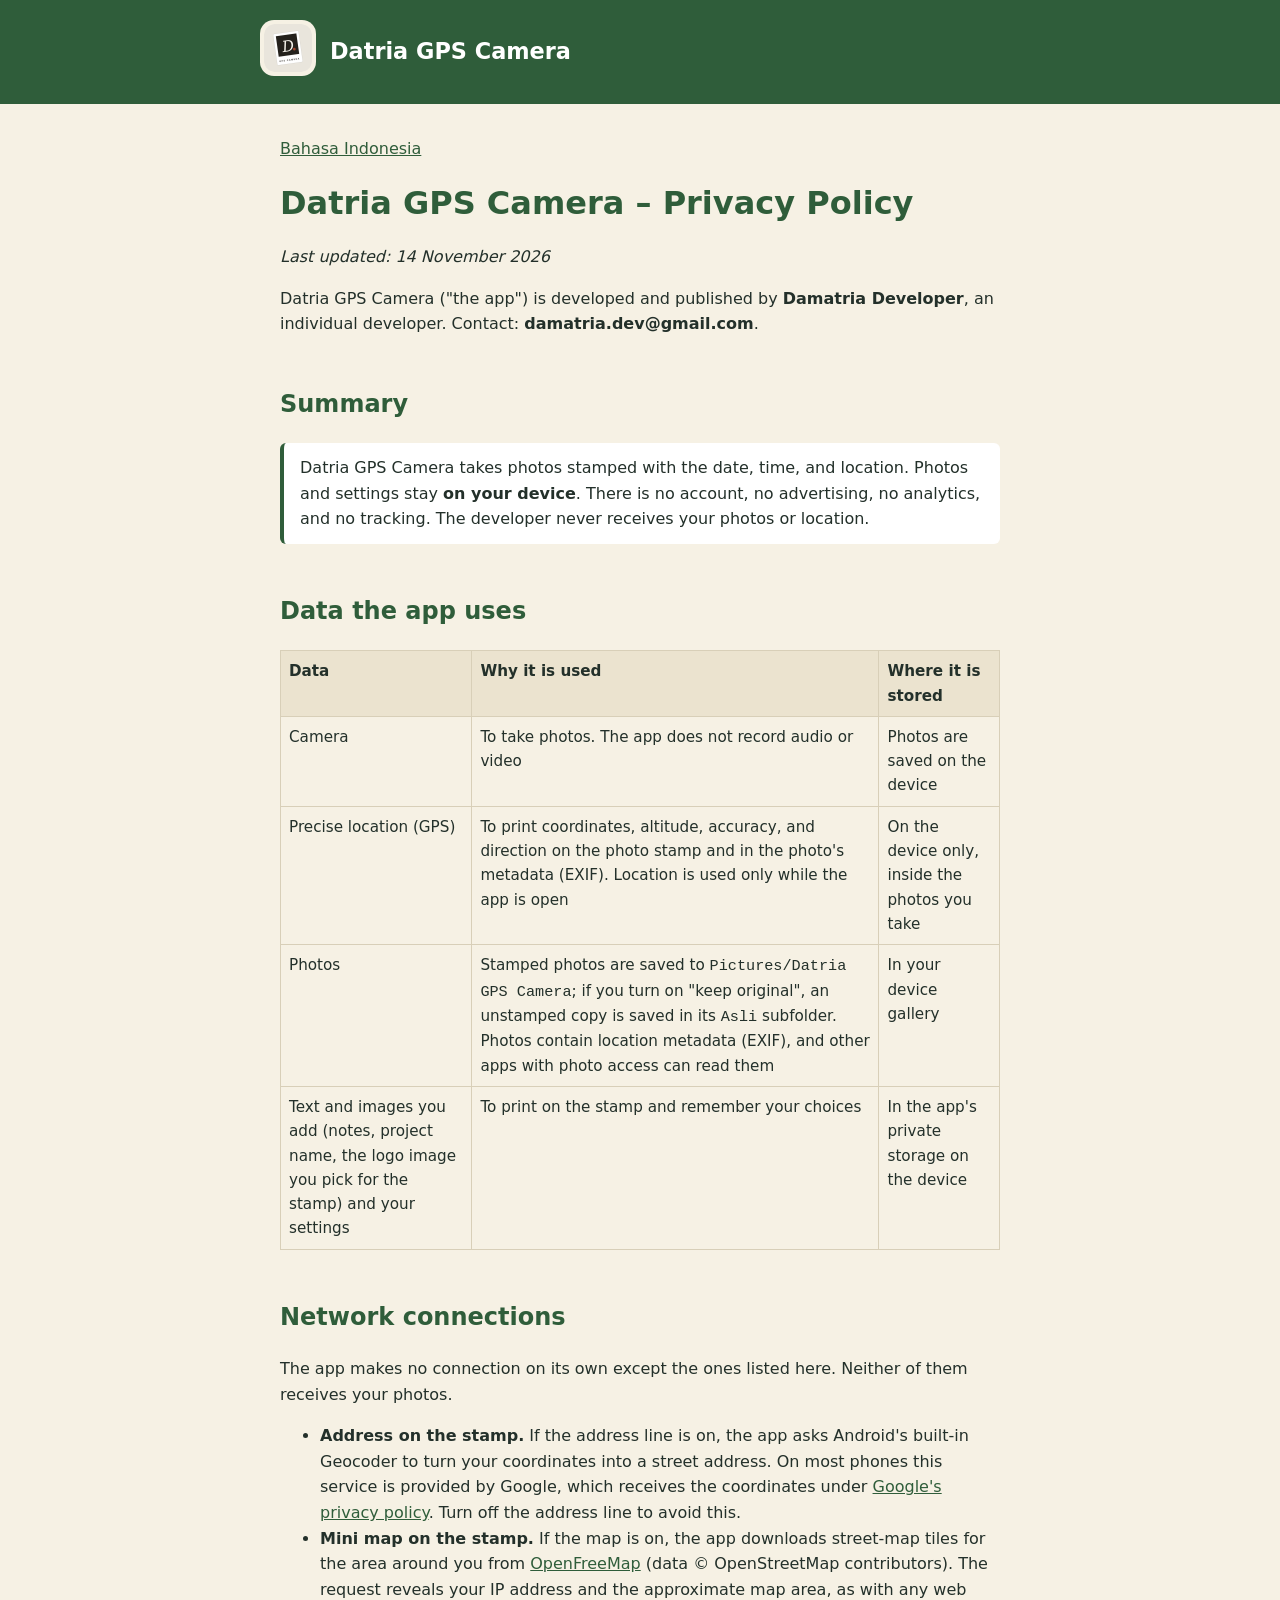
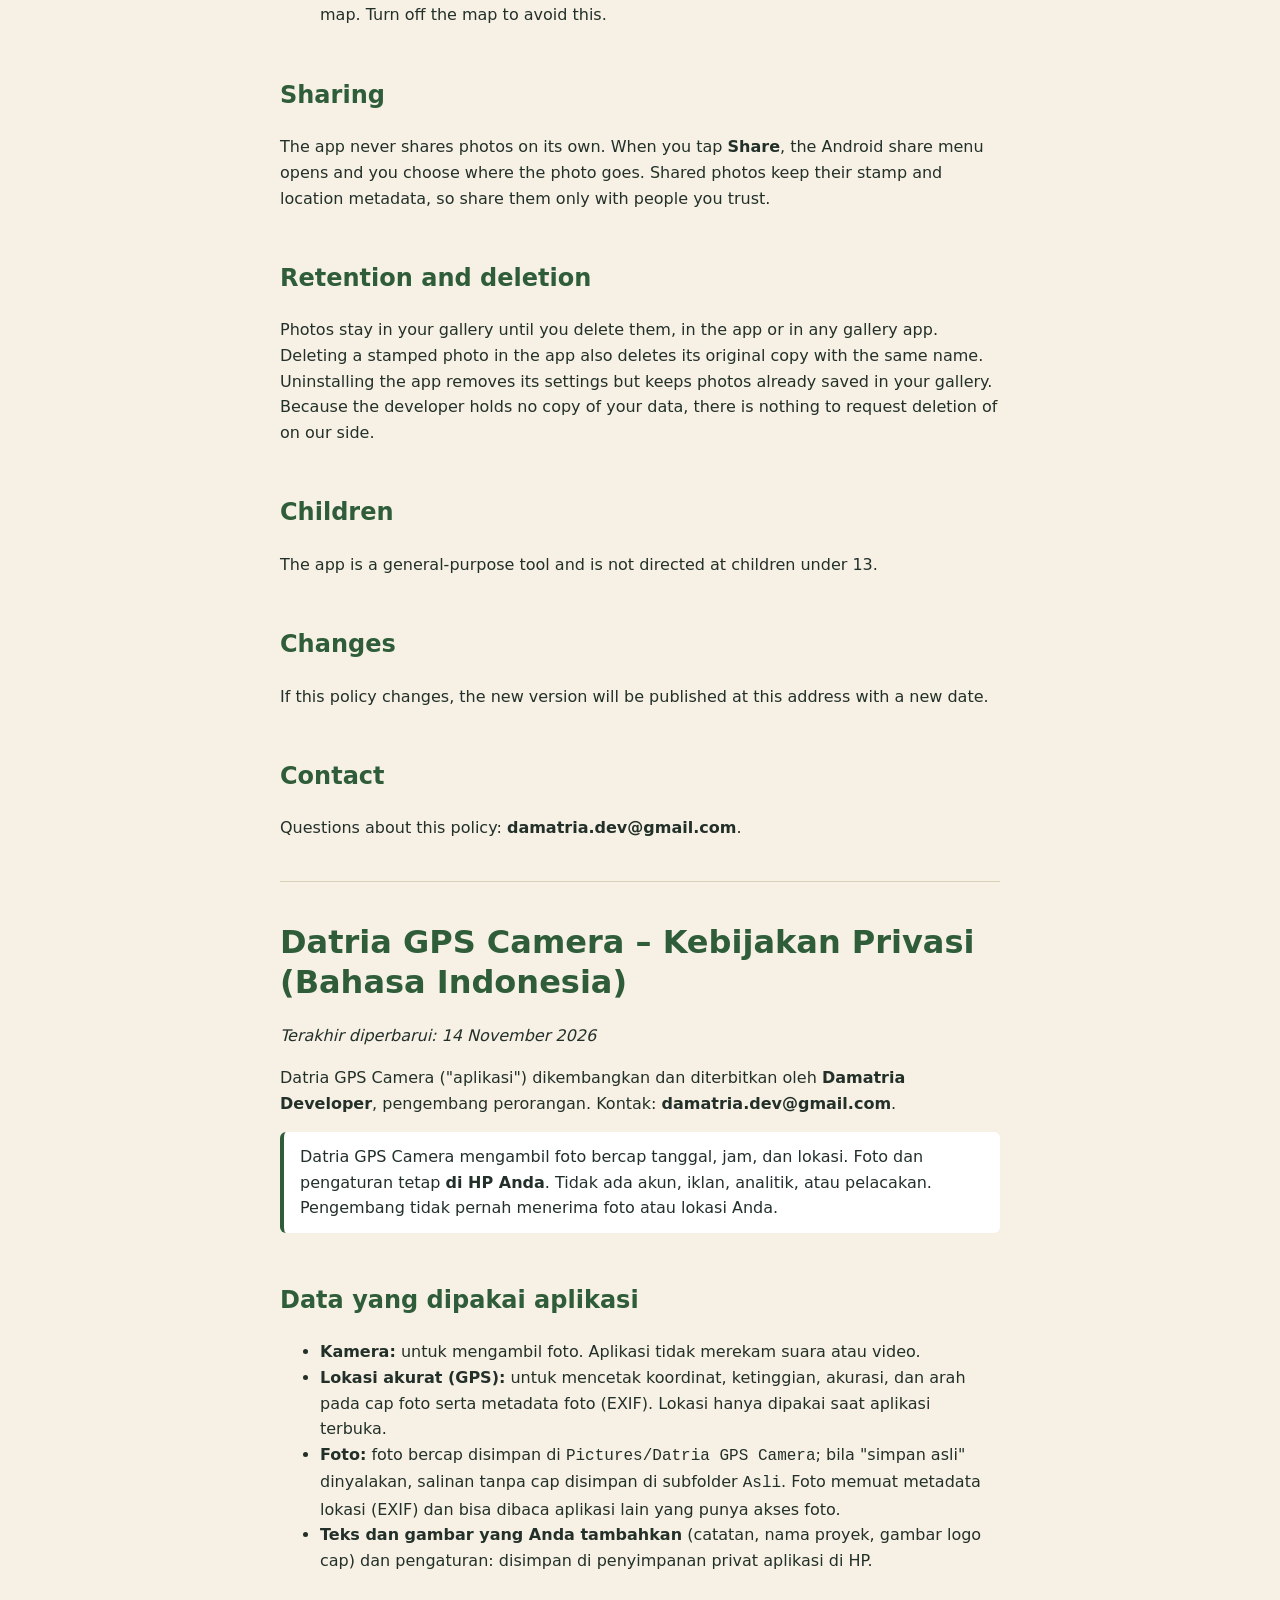
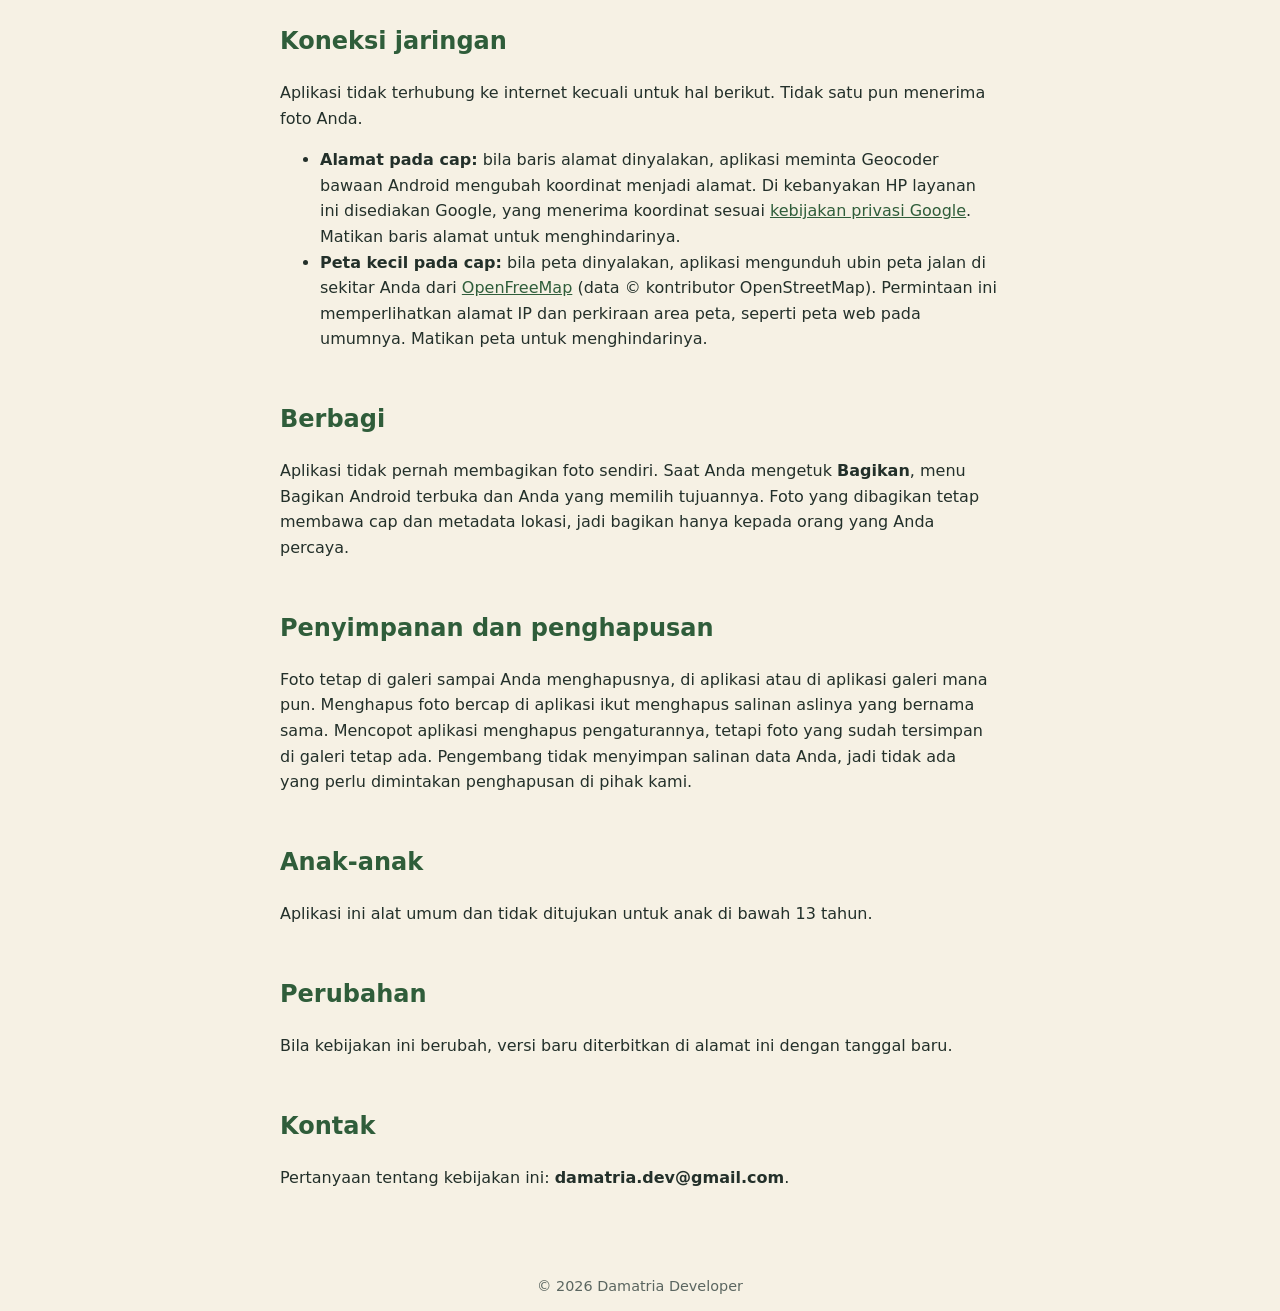
<file: camera/privacy/index.html>
<!DOCTYPE html>
<html lang="en"><head><meta charset="utf-8"><meta name="viewport" content="width=device-width,initial-scale=1">
<title>Privacy Policy – Datria GPS Camera</title><link rel="stylesheet" href="../../maps/style.css"><link rel="icon" href="../icon.png"></head>
<body><header><div class="w"><a href="../../"><img src="../icon.png" alt=""></a><a href="../../"><b>Datria GPS Camera</b></a></div></header>
<main class="w"><nav class="lang"><a href="#id">Bahasa Indonesia</a></nav>
<h1>Datria GPS Camera – Privacy Policy</h1>
<p><em>Last updated: 14 November 2026</em></p>
<p>Datria GPS Camera ("the app") is developed and published by <strong>Damatria Developer</strong>, an individual developer. Contact: <strong>damatria.dev@gmail.com</strong>.</p>
<h2>Summary</h2>
<p class="ringkas">Datria GPS Camera takes photos stamped with the date, time, and location. Photos and settings stay <strong>on your device</strong>. There is no account, no advertising, no analytics, and no tracking. The developer never receives your photos or location.</p>
<h2>Data the app uses</h2>
<table>
<thead><tr><th>Data</th><th>Why it is used</th><th>Where it is stored</th></tr></thead>
<tbody>
<tr><td>Camera</td><td>To take photos. The app does not record audio or video</td><td>Photos are saved on the device</td></tr>
<tr><td>Precise location (GPS)</td><td>To print coordinates, altitude, accuracy, and direction on the photo stamp and in the photo's metadata (EXIF). Location is used only while the app is open</td><td>On the device only, inside the photos you take</td></tr>
<tr><td>Photos</td><td>Stamped photos are saved to <code>Pictures/Datria GPS Camera</code>; if you turn on "keep original", an unstamped copy is saved in its <code>Asli</code> subfolder. Photos contain location metadata (EXIF), and other apps with photo access can read them</td><td>In your device gallery</td></tr>
<tr><td>Text and images you add (notes, project name, the logo image you pick for the stamp) and your settings</td><td>To print on the stamp and remember your choices</td><td>In the app's private storage on the device</td></tr>
</tbody></table>
<h2>Network connections</h2>
<p>The app makes no connection on its own except the ones listed here. Neither of them receives your photos.</p>
<ul>
<li><strong>Address on the stamp.</strong> If the address line is on, the app asks Android's built-in Geocoder to turn your coordinates into a street address. On most phones this service is provided by Google, which receives the coordinates under <a href="https://policies.google.com/privacy">Google's privacy policy</a>. Turn off the address line to avoid this.</li>
<li><strong>Mini map on the stamp.</strong> If the map is on, the app downloads street-map tiles for the area around you from <a href="https://openfreemap.org">OpenFreeMap</a> (data © OpenStreetMap contributors). The request reveals your IP address and the approximate map area, as with any web map. Turn off the map to avoid this.</li>
</ul>
<h2>Sharing</h2>
<p>The app never shares photos on its own. When you tap <strong>Share</strong>, the Android share menu opens and you choose where the photo goes. Shared photos keep their stamp and location metadata, so share them only with people you trust.</p>
<h2>Retention and deletion</h2>
<p>Photos stay in your gallery until you delete them, in the app or in any gallery app. Deleting a stamped photo in the app also deletes its original copy with the same name. Uninstalling the app removes its settings but keeps photos already saved in your gallery. Because the developer holds no copy of your data, there is nothing to request deletion of on our side.</p>
<h2>Children</h2>
<p>The app is a general-purpose tool and is not directed at children under 13.</p>
<h2>Changes</h2>
<p>If this policy changes, the new version will be published at this address with a new date.</p>
<h2>Contact</h2>
<p>Questions about this policy: <strong>damatria.dev@gmail.com</strong>.</p>

<hr><div id="id" lang="id"><h1>Datria GPS Camera – Kebijakan Privasi (Bahasa Indonesia)</h1>
<p><em>Terakhir diperbarui: 14 November 2026</em></p>
<p>Datria GPS Camera ("aplikasi") dikembangkan dan diterbitkan oleh <strong>Damatria Developer</strong>, pengembang perorangan. Kontak: <strong>damatria.dev@gmail.com</strong>.</p>
<p class="ringkas">Datria GPS Camera mengambil foto bercap tanggal, jam, dan lokasi. Foto dan pengaturan tetap <strong>di HP Anda</strong>. Tidak ada akun, iklan, analitik, atau pelacakan. Pengembang tidak pernah menerima foto atau lokasi Anda.</p>
<h2>Data yang dipakai aplikasi</h2>
<ul>
<li><strong>Kamera:</strong> untuk mengambil foto. Aplikasi tidak merekam suara atau video.</li>
<li><strong>Lokasi akurat (GPS):</strong> untuk mencetak koordinat, ketinggian, akurasi, dan arah pada cap foto serta metadata foto (EXIF). Lokasi hanya dipakai saat aplikasi terbuka.</li>
<li><strong>Foto:</strong> foto bercap disimpan di <code>Pictures/Datria GPS Camera</code>; bila "simpan asli" dinyalakan, salinan tanpa cap disimpan di subfolder <code>Asli</code>. Foto memuat metadata lokasi (EXIF) dan bisa dibaca aplikasi lain yang punya akses foto.</li>
<li><strong>Teks dan gambar yang Anda tambahkan</strong> (catatan, nama proyek, gambar logo cap) dan pengaturan: disimpan di penyimpanan privat aplikasi di HP.</li>
</ul>
<h2>Koneksi jaringan</h2>
<p>Aplikasi tidak terhubung ke internet kecuali untuk hal berikut. Tidak satu pun menerima foto Anda.</p>
<ul>
<li><strong>Alamat pada cap:</strong> bila baris alamat dinyalakan, aplikasi meminta Geocoder bawaan Android mengubah koordinat menjadi alamat. Di kebanyakan HP layanan ini disediakan Google, yang menerima koordinat sesuai <a href="https://policies.google.com/privacy">kebijakan privasi Google</a>. Matikan baris alamat untuk menghindarinya.</li>
<li><strong>Peta kecil pada cap:</strong> bila peta dinyalakan, aplikasi mengunduh ubin peta jalan di sekitar Anda dari <a href="https://openfreemap.org">OpenFreeMap</a> (data © kontributor OpenStreetMap). Permintaan ini memperlihatkan alamat IP dan perkiraan area peta, seperti peta web pada umumnya. Matikan peta untuk menghindarinya.</li>
</ul>
<h2>Berbagi</h2>
<p>Aplikasi tidak pernah membagikan foto sendiri. Saat Anda mengetuk <strong>Bagikan</strong>, menu Bagikan Android terbuka dan Anda yang memilih tujuannya. Foto yang dibagikan tetap membawa cap dan metadata lokasi, jadi bagikan hanya kepada orang yang Anda percaya.</p>
<h2>Penyimpanan dan penghapusan</h2>
<p>Foto tetap di galeri sampai Anda menghapusnya, di aplikasi atau di aplikasi galeri mana pun. Menghapus foto bercap di aplikasi ikut menghapus salinan aslinya yang bernama sama. Mencopot aplikasi menghapus pengaturannya, tetapi foto yang sudah tersimpan di galeri tetap ada. Pengembang tidak menyimpan salinan data Anda, jadi tidak ada yang perlu dimintakan penghapusan di pihak kami.</p>
<h2>Anak-anak</h2>
<p>Aplikasi ini alat umum dan tidak ditujukan untuk anak di bawah 13 tahun.</p>
<h2>Perubahan</h2>
<p>Bila kebijakan ini berubah, versi baru diterbitkan di alamat ini dengan tanggal baru.</p>
<h2>Kontak</h2>
<p>Pertanyaan tentang kebijakan ini: <strong>damatria.dev@gmail.com</strong>.</p></div>
</main><footer>© 2026 Damatria Developer</footer></body></html>
</file>
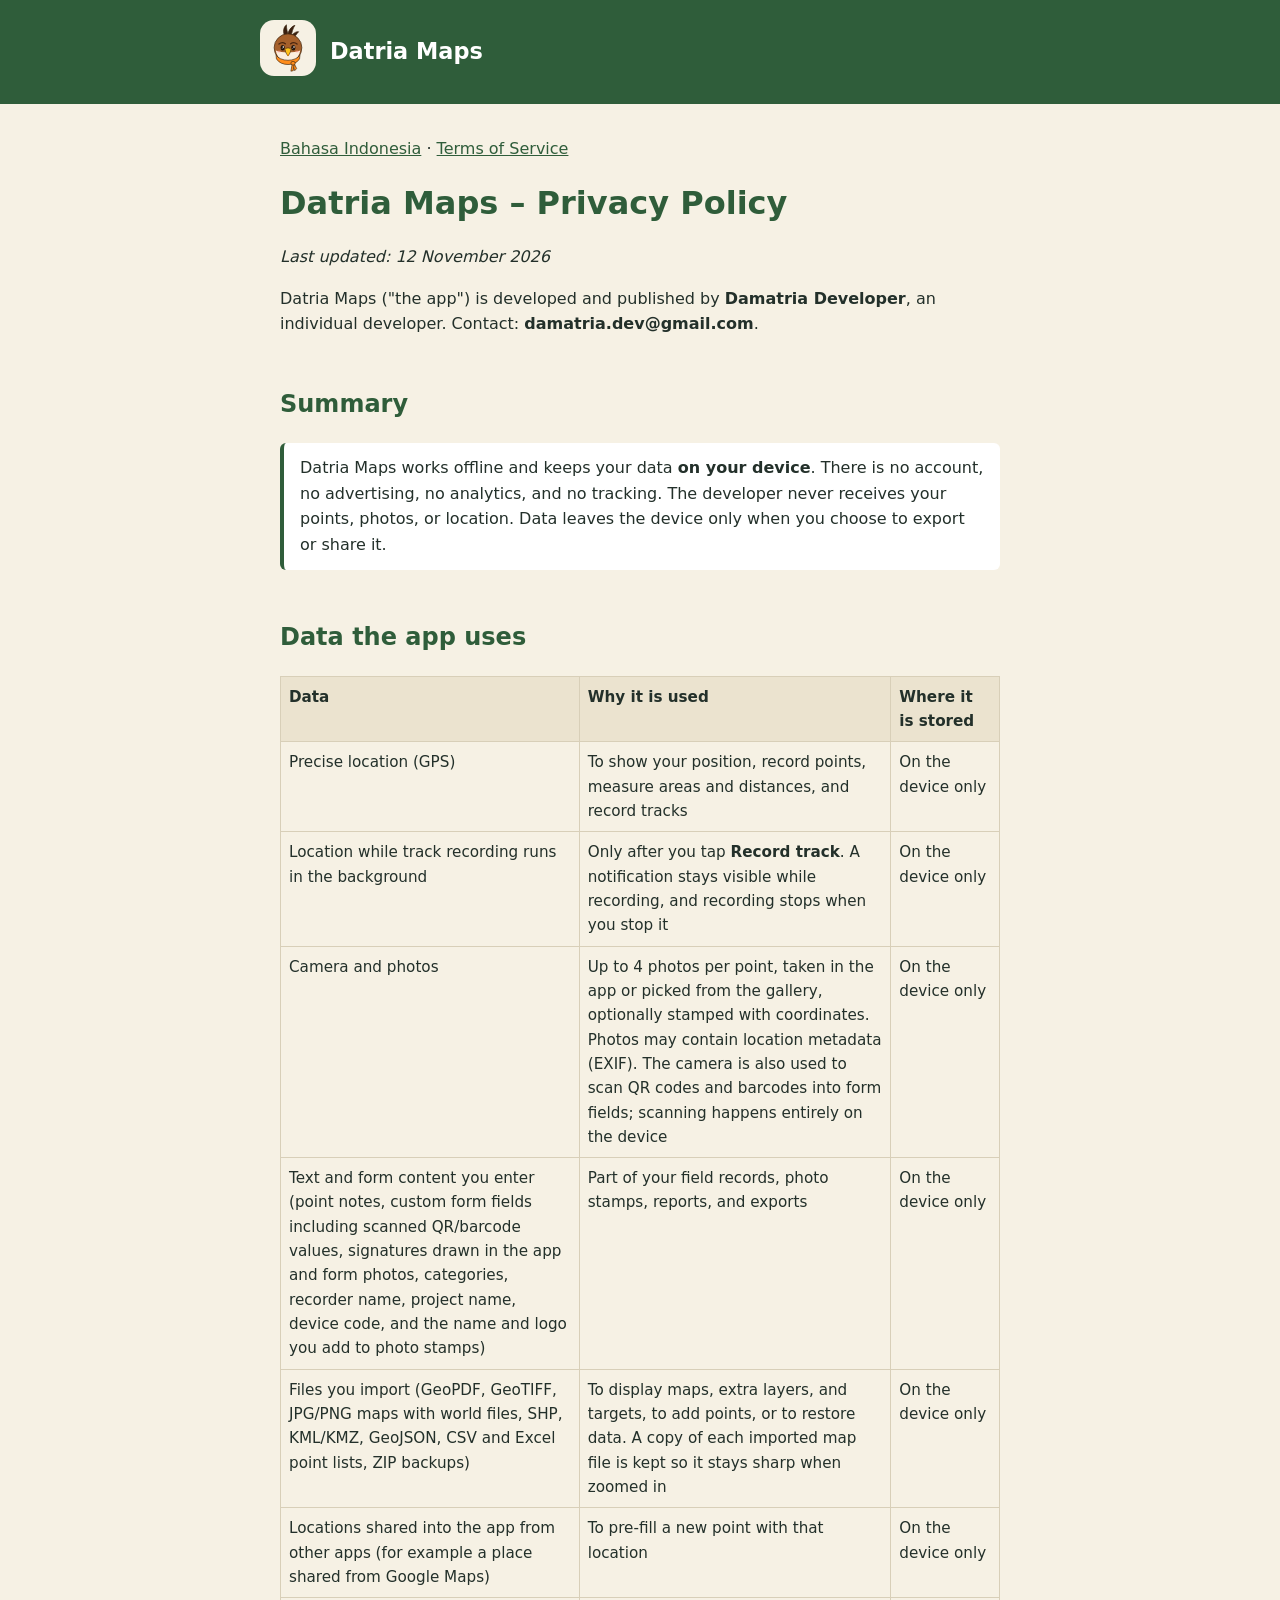
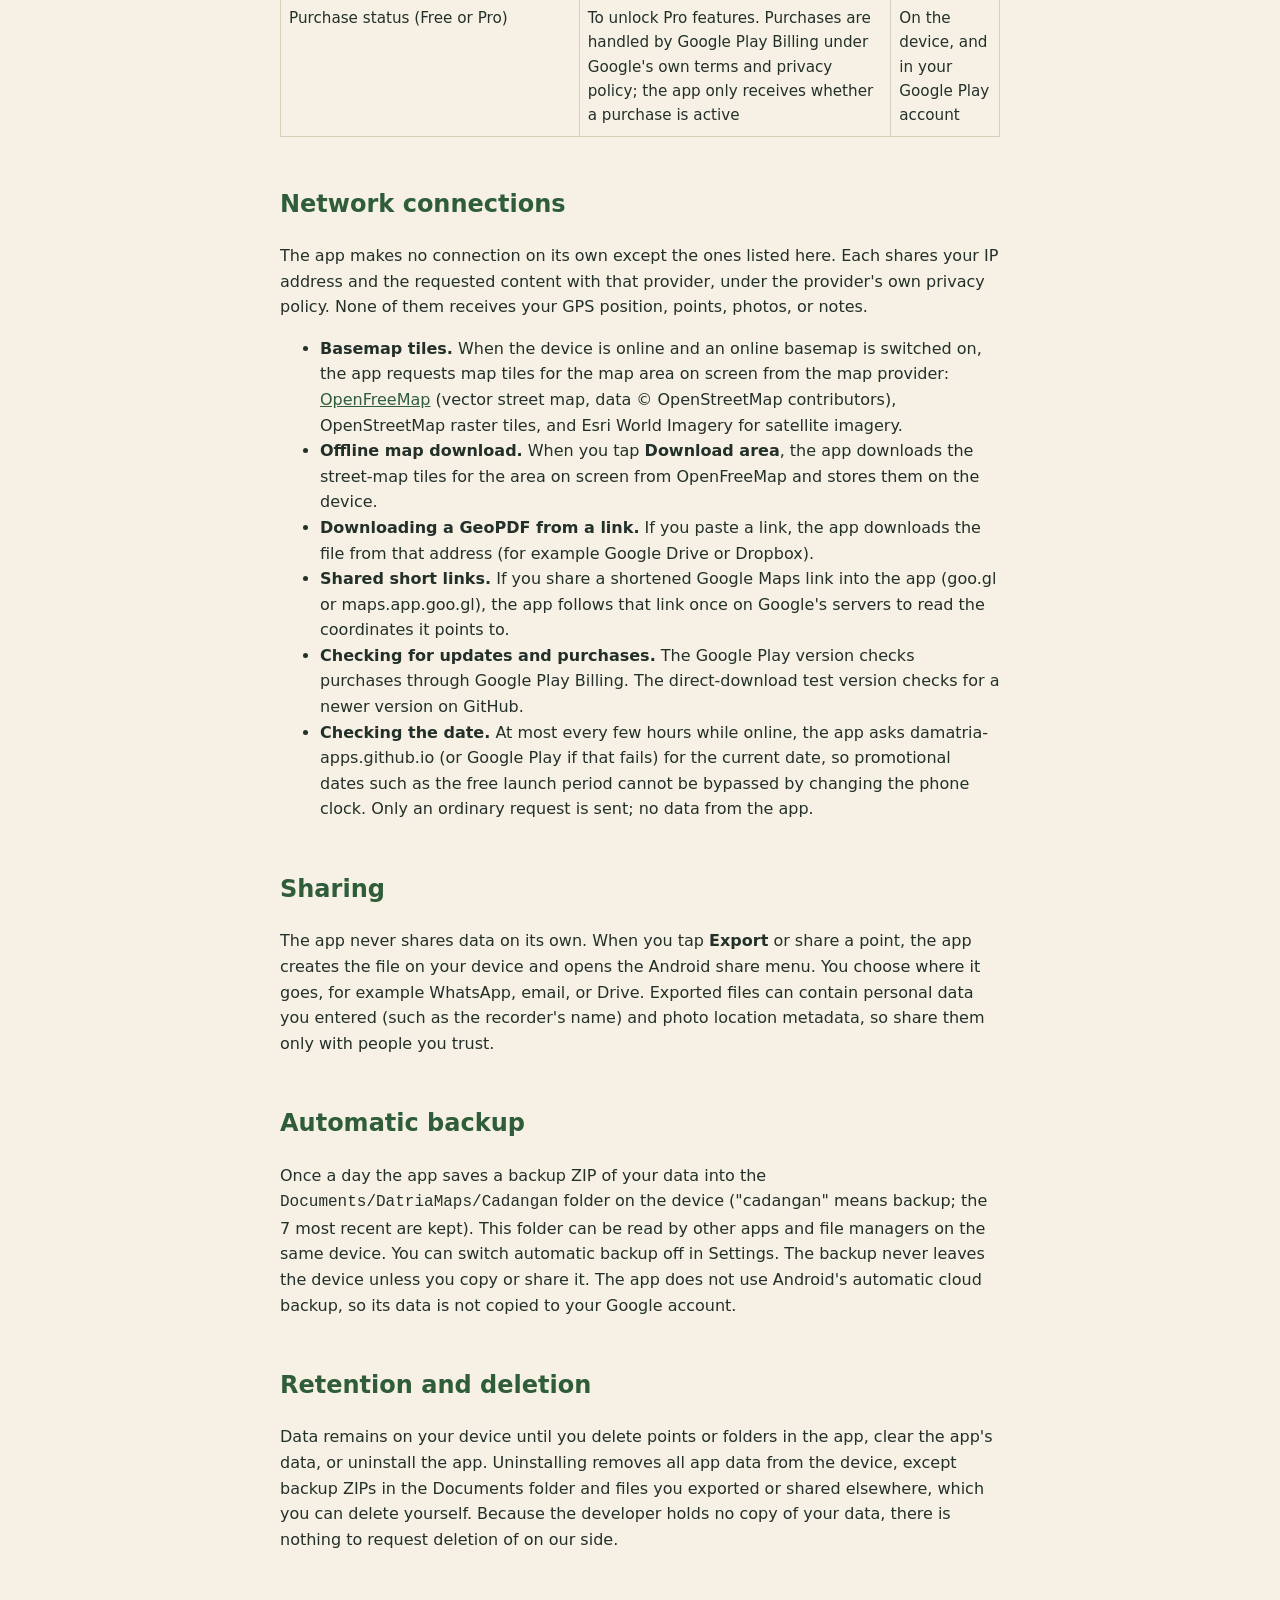
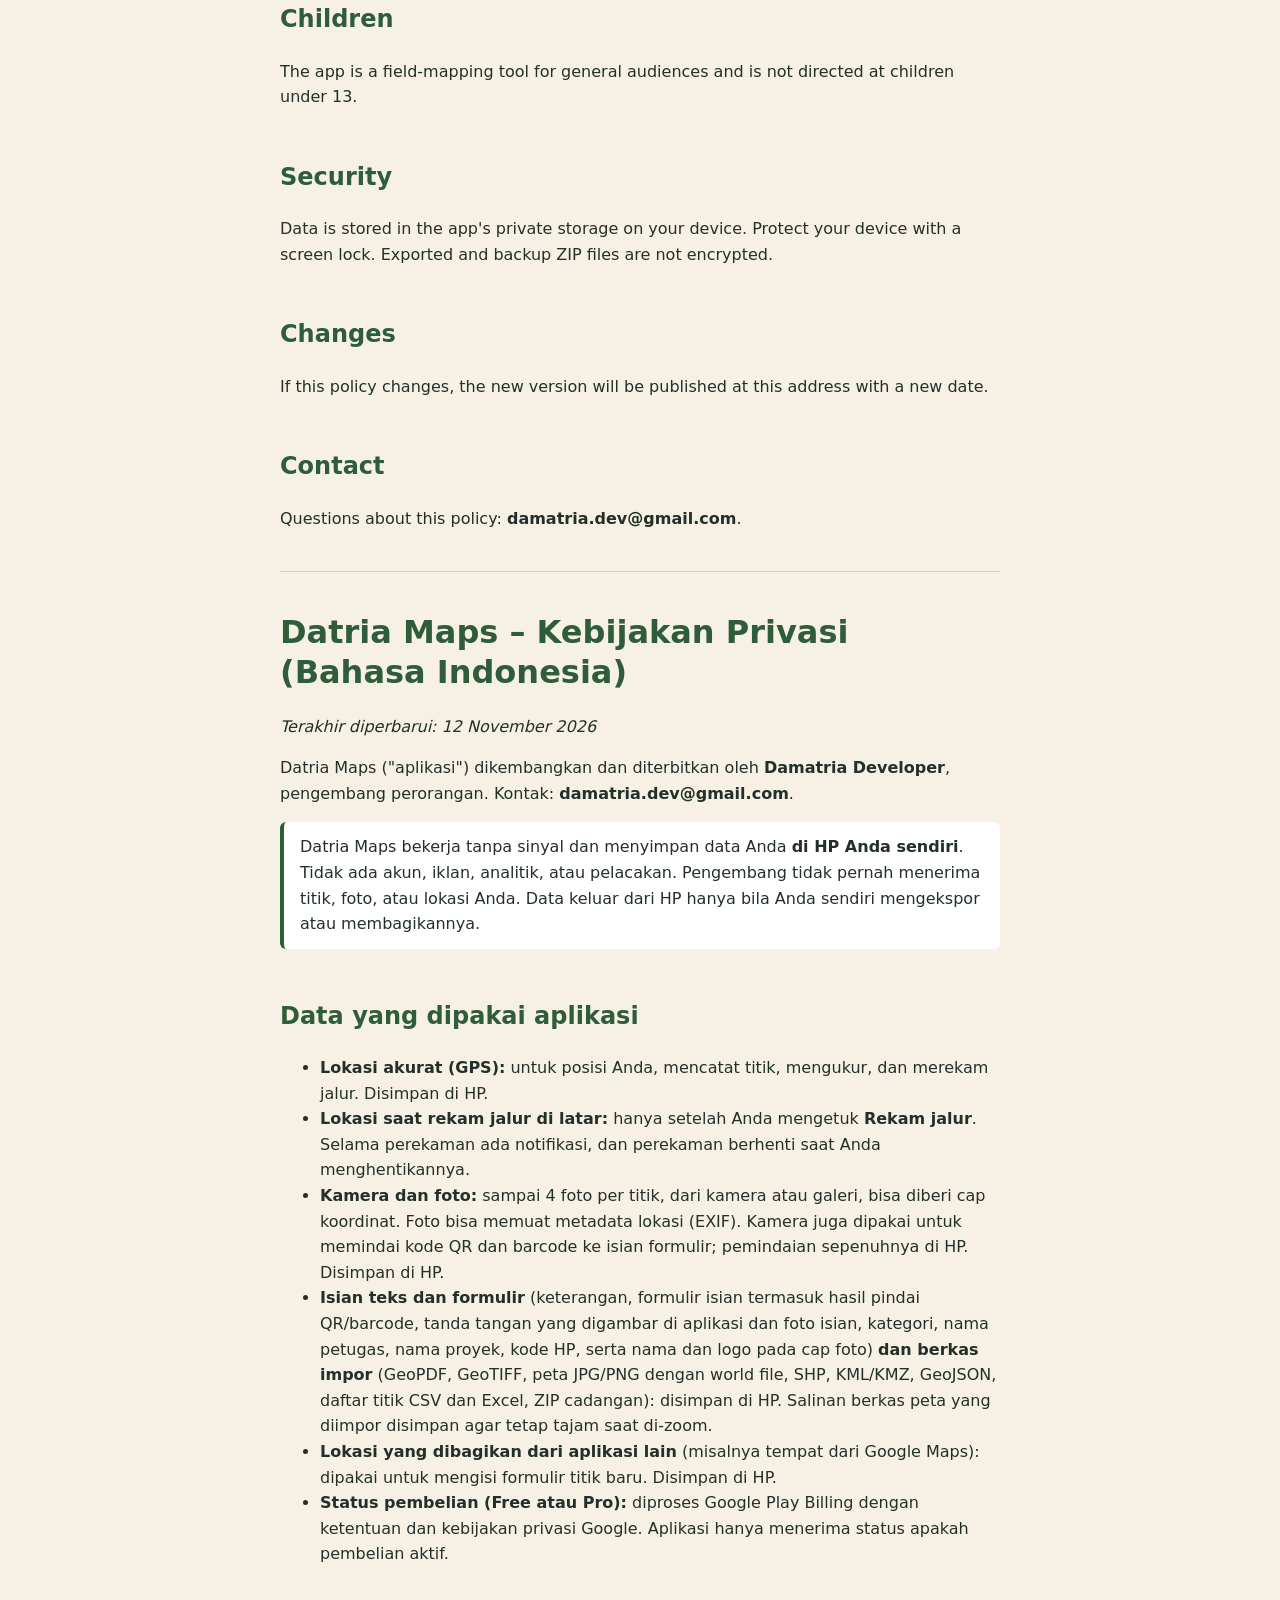
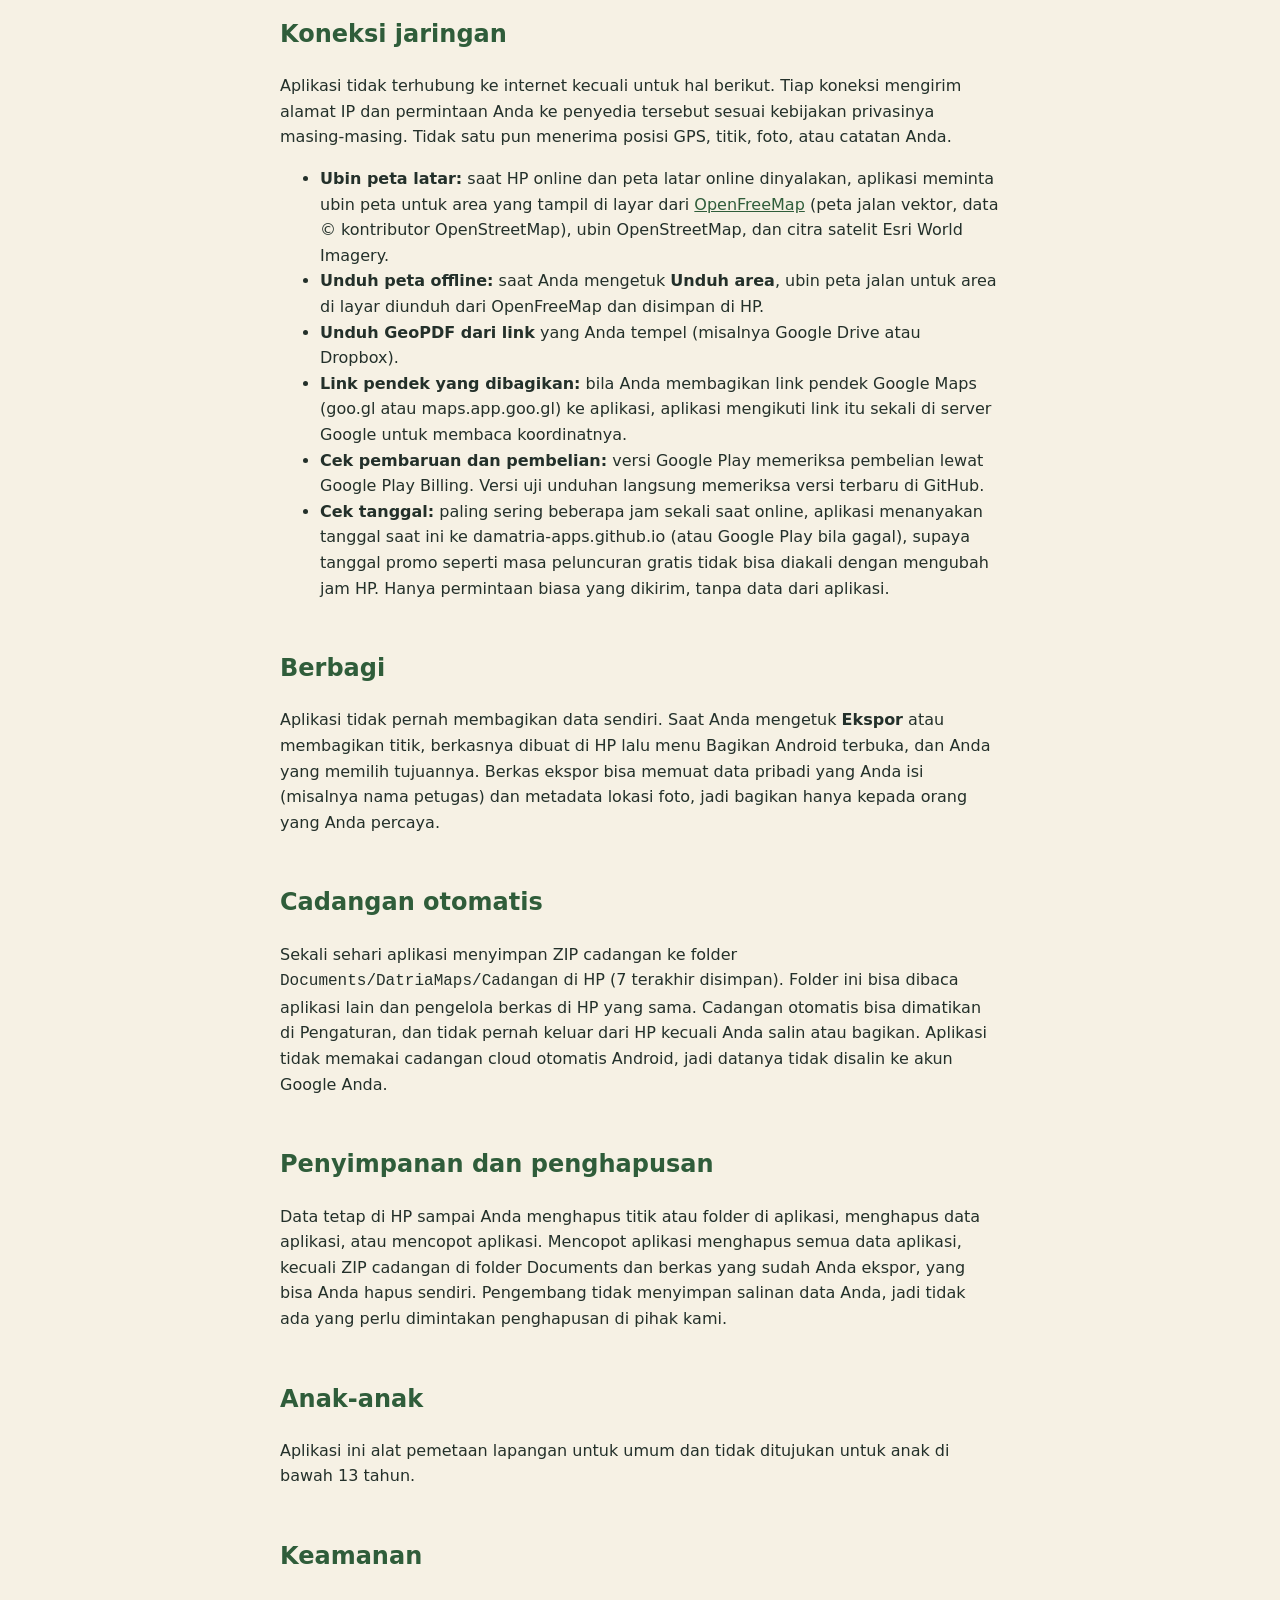
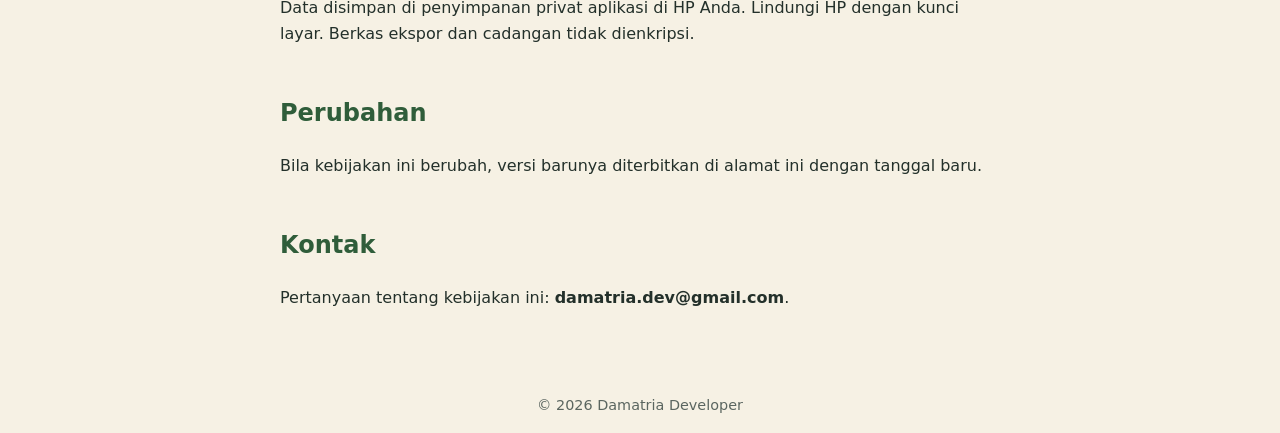
<file: maps/privacy/index.html>
<!DOCTYPE html>
<html lang="en"><head><meta charset="utf-8"><meta name="viewport" content="width=device-width,initial-scale=1">
<title>Privacy Policy – Datria Maps</title><link rel="stylesheet" href="../style.css"><link rel="icon" href="../mascot.svg"></head>
<body><header><div class="w"><a href="../"><img src="../mascot.svg" alt=""></a><a href="../"><b>Datria Maps</b></a></div></header>
<main class="w"><nav class="lang"><a href="#id">Bahasa Indonesia</a> · <a href="../terms/">Terms of Service</a></nav>
<h1>Datria Maps – Privacy Policy</h1>
<p><em>Last updated: 12 November 2026</em></p>
<p>Datria Maps ("the app") is developed and published by <strong>Damatria Developer</strong>, an individual developer. Contact: <strong>damatria.dev@gmail.com</strong>.</p>
<h2>Summary</h2>
<p class="ringkas">Datria Maps works offline and keeps your data <strong>on your device</strong>. There is no account, no advertising, no analytics, and no tracking. The developer never receives your points, photos, or location. Data leaves the device only when you choose to export or share it.</p>
<h2>Data the app uses</h2>
<table>
<thead><tr><th>Data</th><th>Why it is used</th><th>Where it is stored</th></tr></thead>
<tbody>
<tr><td>Precise location (GPS)</td><td>To show your position, record points, measure areas and distances, and record tracks</td><td>On the device only</td></tr>
<tr><td>Location while track recording runs in the background</td><td>Only after you tap <strong>Record track</strong>. A notification stays visible while recording, and recording stops when you stop it</td><td>On the device only</td></tr>
<tr><td>Camera and photos</td><td>Up to 4 photos per point, taken in the app or picked from the gallery, optionally stamped with coordinates. Photos may contain location metadata (EXIF). The camera is also used to scan QR codes and barcodes into form fields; scanning happens entirely on the device</td><td>On the device only</td></tr>
<tr><td>Text and form content you enter (point notes, custom form fields including scanned QR/barcode values, signatures drawn in the app and form photos, categories, recorder name, project name, device code, and the name and logo you add to photo stamps)</td><td>Part of your field records, photo stamps, reports, and exports</td><td>On the device only</td></tr>
<tr><td>Files you import (GeoPDF, GeoTIFF, JPG/PNG maps with world files, SHP, KML/KMZ, GeoJSON, CSV and Excel point lists, ZIP backups)</td><td>To display maps, extra layers, and targets, to add points, or to restore data. A copy of each imported map file is kept so it stays sharp when zoomed in</td><td>On the device only</td></tr>
<tr><td>Locations shared into the app from other apps (for example a place shared from Google Maps)</td><td>To pre-fill a new point with that location</td><td>On the device only</td></tr>
<tr><td>Purchase status (Free or Pro)</td><td>To unlock Pro features. Purchases are handled by Google Play Billing under Google's own terms and privacy policy; the app only receives whether a purchase is active</td><td>On the device, and in your Google Play account</td></tr>
</tbody></table>
<h2>Network connections</h2>
<p>The app makes no connection on its own except the ones listed here. Each shares your IP address and the requested content with that provider, under the provider's own privacy policy. None of them receives your GPS position, points, photos, or notes.</p>
<ul>
<li><strong>Basemap tiles.</strong> When the device is online and an online basemap is switched on, the app requests map tiles for the map area on screen from the map provider: <a href="https://openfreemap.org">OpenFreeMap</a> (vector street map, data © OpenStreetMap contributors), OpenStreetMap raster tiles, and Esri World Imagery for satellite imagery.</li>
<li><strong>Offline map download.</strong> When you tap <strong>Download area</strong>, the app downloads the street-map tiles for the area on screen from OpenFreeMap and stores them on the device.</li>
<li><strong>Downloading a GeoPDF from a link.</strong> If you paste a link, the app downloads the file from that address (for example Google Drive or Dropbox).</li>
<li><strong>Shared short links.</strong> If you share a shortened Google Maps link into the app (goo.gl or maps.app.goo.gl), the app follows that link once on Google's servers to read the coordinates it points to.</li>
<li><strong>Checking for updates and purchases.</strong> The Google Play version checks purchases through Google Play Billing. The direct-download test version checks for a newer version on GitHub.</li>
<li><strong>Checking the date.</strong> At most every few hours while online, the app asks damatria-apps.github.io (or Google Play if that fails) for the current date, so promotional dates such as the free launch period cannot be bypassed by changing the phone clock. Only an ordinary request is sent; no data from the app.</li>
</ul>
<h2>Sharing</h2>
<p>The app never shares data on its own. When you tap <strong>Export</strong> or share a point, the app creates the file on your device and opens the Android share menu. You choose where it goes, for example WhatsApp, email, or Drive. Exported files can contain personal data you entered (such as the recorder's name) and photo location metadata, so share them only with people you trust.</p>
<h2>Automatic backup</h2>
<p>Once a day the app saves a backup ZIP of your data into the <code>Documents/DatriaMaps/Cadangan</code> folder on the device ("cadangan" means backup; the 7 most recent are kept). This folder can be read by other apps and file managers on the same device. You can switch automatic backup off in Settings. The backup never leaves the device unless you copy or share it. The app does not use Android's automatic cloud backup, so its data is not copied to your Google account.</p>
<h2>Retention and deletion</h2>
<p>Data remains on your device until you delete points or folders in the app, clear the app's data, or uninstall the app. Uninstalling removes all app data from the device, except backup ZIPs in the Documents folder and files you exported or shared elsewhere, which you can delete yourself. Because the developer holds no copy of your data, there is nothing to request deletion of on our side.</p>
<h2>Children</h2>
<p>The app is a field-mapping tool for general audiences and is not directed at children under 13.</p>
<h2>Security</h2>
<p>Data is stored in the app's private storage on your device. Protect your device with a screen lock. Exported and backup ZIP files are not encrypted.</p>
<h2>Changes</h2>
<p>If this policy changes, the new version will be published at this address with a new date.</p>
<h2>Contact</h2>
<p>Questions about this policy: <strong>damatria.dev@gmail.com</strong>.</p>

<hr><div id="id" lang="id"><h1>Datria Maps – Kebijakan Privasi (Bahasa Indonesia)</h1>
<p><em>Terakhir diperbarui: 12 November 2026</em></p>
<p>Datria Maps ("aplikasi") dikembangkan dan diterbitkan oleh <strong>Damatria Developer</strong>, pengembang perorangan. Kontak: <strong>damatria.dev@gmail.com</strong>.</p>
<p class="ringkas">Datria Maps bekerja tanpa sinyal dan menyimpan data Anda <strong>di HP Anda sendiri</strong>. Tidak ada akun, iklan, analitik, atau pelacakan. Pengembang tidak pernah menerima titik, foto, atau lokasi Anda. Data keluar dari HP hanya bila Anda sendiri mengekspor atau membagikannya.</p>
<h2>Data yang dipakai aplikasi</h2>
<ul>
<li><strong>Lokasi akurat (GPS):</strong> untuk posisi Anda, mencatat titik, mengukur, dan merekam jalur. Disimpan di HP.</li>
<li><strong>Lokasi saat rekam jalur di latar:</strong> hanya setelah Anda mengetuk <strong>Rekam jalur</strong>. Selama perekaman ada notifikasi, dan perekaman berhenti saat Anda menghentikannya.</li>
<li><strong>Kamera dan foto:</strong> sampai 4 foto per titik, dari kamera atau galeri, bisa diberi cap koordinat. Foto bisa memuat metadata lokasi (EXIF). Kamera juga dipakai untuk memindai kode QR dan barcode ke isian formulir; pemindaian sepenuhnya di HP. Disimpan di HP.</li>
<li><strong>Isian teks dan formulir</strong> (keterangan, formulir isian termasuk hasil pindai QR/barcode, tanda tangan yang digambar di aplikasi dan foto isian, kategori, nama petugas, nama proyek, kode HP, serta nama dan logo pada cap foto) <strong>dan berkas impor</strong> (GeoPDF, GeoTIFF, peta JPG/PNG dengan world file, SHP, KML/KMZ, GeoJSON, daftar titik CSV dan Excel, ZIP cadangan): disimpan di HP. Salinan berkas peta yang diimpor disimpan agar tetap tajam saat di-zoom.</li>
<li><strong>Lokasi yang dibagikan dari aplikasi lain</strong> (misalnya tempat dari Google Maps): dipakai untuk mengisi formulir titik baru. Disimpan di HP.</li>
<li><strong>Status pembelian (Free atau Pro):</strong> diproses Google Play Billing dengan ketentuan dan kebijakan privasi Google. Aplikasi hanya menerima status apakah pembelian aktif.</li>
</ul>
<h2>Koneksi jaringan</h2>
<p>Aplikasi tidak terhubung ke internet kecuali untuk hal berikut. Tiap koneksi mengirim alamat IP dan permintaan Anda ke penyedia tersebut sesuai kebijakan privasinya masing-masing. Tidak satu pun menerima posisi GPS, titik, foto, atau catatan Anda.</p>
<ul>
<li><strong>Ubin peta latar:</strong> saat HP online dan peta latar online dinyalakan, aplikasi meminta ubin peta untuk area yang tampil di layar dari <a href="https://openfreemap.org">OpenFreeMap</a> (peta jalan vektor, data © kontributor OpenStreetMap), ubin OpenStreetMap, dan citra satelit Esri World Imagery.</li>
<li><strong>Unduh peta offline:</strong> saat Anda mengetuk <strong>Unduh area</strong>, ubin peta jalan untuk area di layar diunduh dari OpenFreeMap dan disimpan di HP.</li>
<li><strong>Unduh GeoPDF dari link</strong> yang Anda tempel (misalnya Google Drive atau Dropbox).</li>
<li><strong>Link pendek yang dibagikan:</strong> bila Anda membagikan link pendek Google Maps (goo.gl atau maps.app.goo.gl) ke aplikasi, aplikasi mengikuti link itu sekali di server Google untuk membaca koordinatnya.</li>
<li><strong>Cek pembaruan dan pembelian:</strong> versi Google Play memeriksa pembelian lewat Google Play Billing. Versi uji unduhan langsung memeriksa versi terbaru di GitHub.</li>
<li><strong>Cek tanggal:</strong> paling sering beberapa jam sekali saat online, aplikasi menanyakan tanggal saat ini ke damatria-apps.github.io (atau Google Play bila gagal), supaya tanggal promo seperti masa peluncuran gratis tidak bisa diakali dengan mengubah jam HP. Hanya permintaan biasa yang dikirim, tanpa data dari aplikasi.</li>
</ul>
<h2>Berbagi</h2>
<p>Aplikasi tidak pernah membagikan data sendiri. Saat Anda mengetuk <strong>Ekspor</strong> atau membagikan titik, berkasnya dibuat di HP lalu menu Bagikan Android terbuka, dan Anda yang memilih tujuannya. Berkas ekspor bisa memuat data pribadi yang Anda isi (misalnya nama petugas) dan metadata lokasi foto, jadi bagikan hanya kepada orang yang Anda percaya.</p>
<h2>Cadangan otomatis</h2>
<p>Sekali sehari aplikasi menyimpan ZIP cadangan ke folder <code>Documents/DatriaMaps/Cadangan</code> di HP (7 terakhir disimpan). Folder ini bisa dibaca aplikasi lain dan pengelola berkas di HP yang sama. Cadangan otomatis bisa dimatikan di Pengaturan, dan tidak pernah keluar dari HP kecuali Anda salin atau bagikan. Aplikasi tidak memakai cadangan cloud otomatis Android, jadi datanya tidak disalin ke akun Google Anda.</p>
<h2>Penyimpanan dan penghapusan</h2>
<p>Data tetap di HP sampai Anda menghapus titik atau folder di aplikasi, menghapus data aplikasi, atau mencopot aplikasi. Mencopot aplikasi menghapus semua data aplikasi, kecuali ZIP cadangan di folder Documents dan berkas yang sudah Anda ekspor, yang bisa Anda hapus sendiri. Pengembang tidak menyimpan salinan data Anda, jadi tidak ada yang perlu dimintakan penghapusan di pihak kami.</p>
<h2>Anak-anak</h2>
<p>Aplikasi ini alat pemetaan lapangan untuk umum dan tidak ditujukan untuk anak di bawah 13 tahun.</p>
<h2>Keamanan</h2>
<p>Data disimpan di penyimpanan privat aplikasi di HP Anda. Lindungi HP dengan kunci layar. Berkas ekspor dan cadangan tidak dienkripsi.</p>
<h2>Perubahan</h2>
<p>Bila kebijakan ini berubah, versi barunya diterbitkan di alamat ini dengan tanggal baru.</p>
<h2>Kontak</h2>
<p>Pertanyaan tentang kebijakan ini: <strong>damatria.dev@gmail.com</strong>.</p>
</div>
</main><footer>© 2026 Damatria Developer</footer></body></html>
</file>
<file: maps/style.css>
:root{--hijau:#2f5d3a;--krem:#f6f1e4;--teks:#23302a;--abu:#5b6660}
*{box-sizing:border-box}body{margin:0;font:16px/1.6 system-ui,-apple-system,"Segoe UI",Roboto,sans-serif;color:var(--teks);background:var(--krem)}
header{background:var(--hijau);color:#fff;padding:20px}header .w{display:flex;align-items:center;gap:14px}header img{width:56px;height:56px;background:var(--krem);border-radius:14px;padding:4px}
header a{color:#fff;text-decoration:none}header b{font-size:1.4rem}
.w{max-width:760px;margin:0 auto}main{padding:24px 20px 48px}h1{color:var(--hijau);line-height:1.25}h2{color:var(--hijau);margin-top:2em}
table{border-collapse:collapse;width:100%;font-size:.95rem}th,td{border:1px solid #d8cfb8;padding:8px;text-align:left;vertical-align:top}th{background:#ebe3cf}
.ringkas{background:#fff;border-left:4px solid var(--hijau);padding:12px 16px;border-radius:6px}
footer{color:var(--abu);font-size:.9rem;padding:20px;text-align:center}a{color:var(--hijau)}
nav.lang{margin:8px 0 0}hr{border:0;border-top:1px solid #d8cfb8;margin:40px 0}
</file>
<file: style.css>
:root{--hijau:#2f5d3a;--krem:#f6f1e4;--teks:#23302a;--abu:#5b6660}
*{box-sizing:border-box}body{margin:0;font:16px/1.6 system-ui,-apple-system,"Segoe UI",Roboto,sans-serif;color:var(--teks);background:var(--krem)}
header{background:var(--hijau);color:#fff;padding:20px}header .w{display:flex;align-items:center;gap:14px}header img{width:56px;height:56px;background:var(--krem);border-radius:14px;padding:4px}
header a{color:#fff;text-decoration:none}header b{font-size:1.4rem}
.w{max-width:760px;margin:0 auto}main{padding:24px 20px 48px}h1{color:var(--hijau);line-height:1.25}h2{color:var(--hijau);margin-top:2em}
table{border-collapse:collapse;width:100%;font-size:.95rem}th,td{border:1px solid #d8cfb8;padding:8px;text-align:left;vertical-align:top}th{background:#ebe3cf}
.ringkas{background:#fff;border-left:4px solid var(--hijau);padding:12px 16px;border-radius:6px}
footer{color:var(--abu);font-size:.9rem;padding:20px;text-align:center}a{color:var(--hijau)}
nav.lang{margin:8px 0 0}hr{border:0;border-top:1px solid #d8cfb8;margin:40px 0}
</file>
